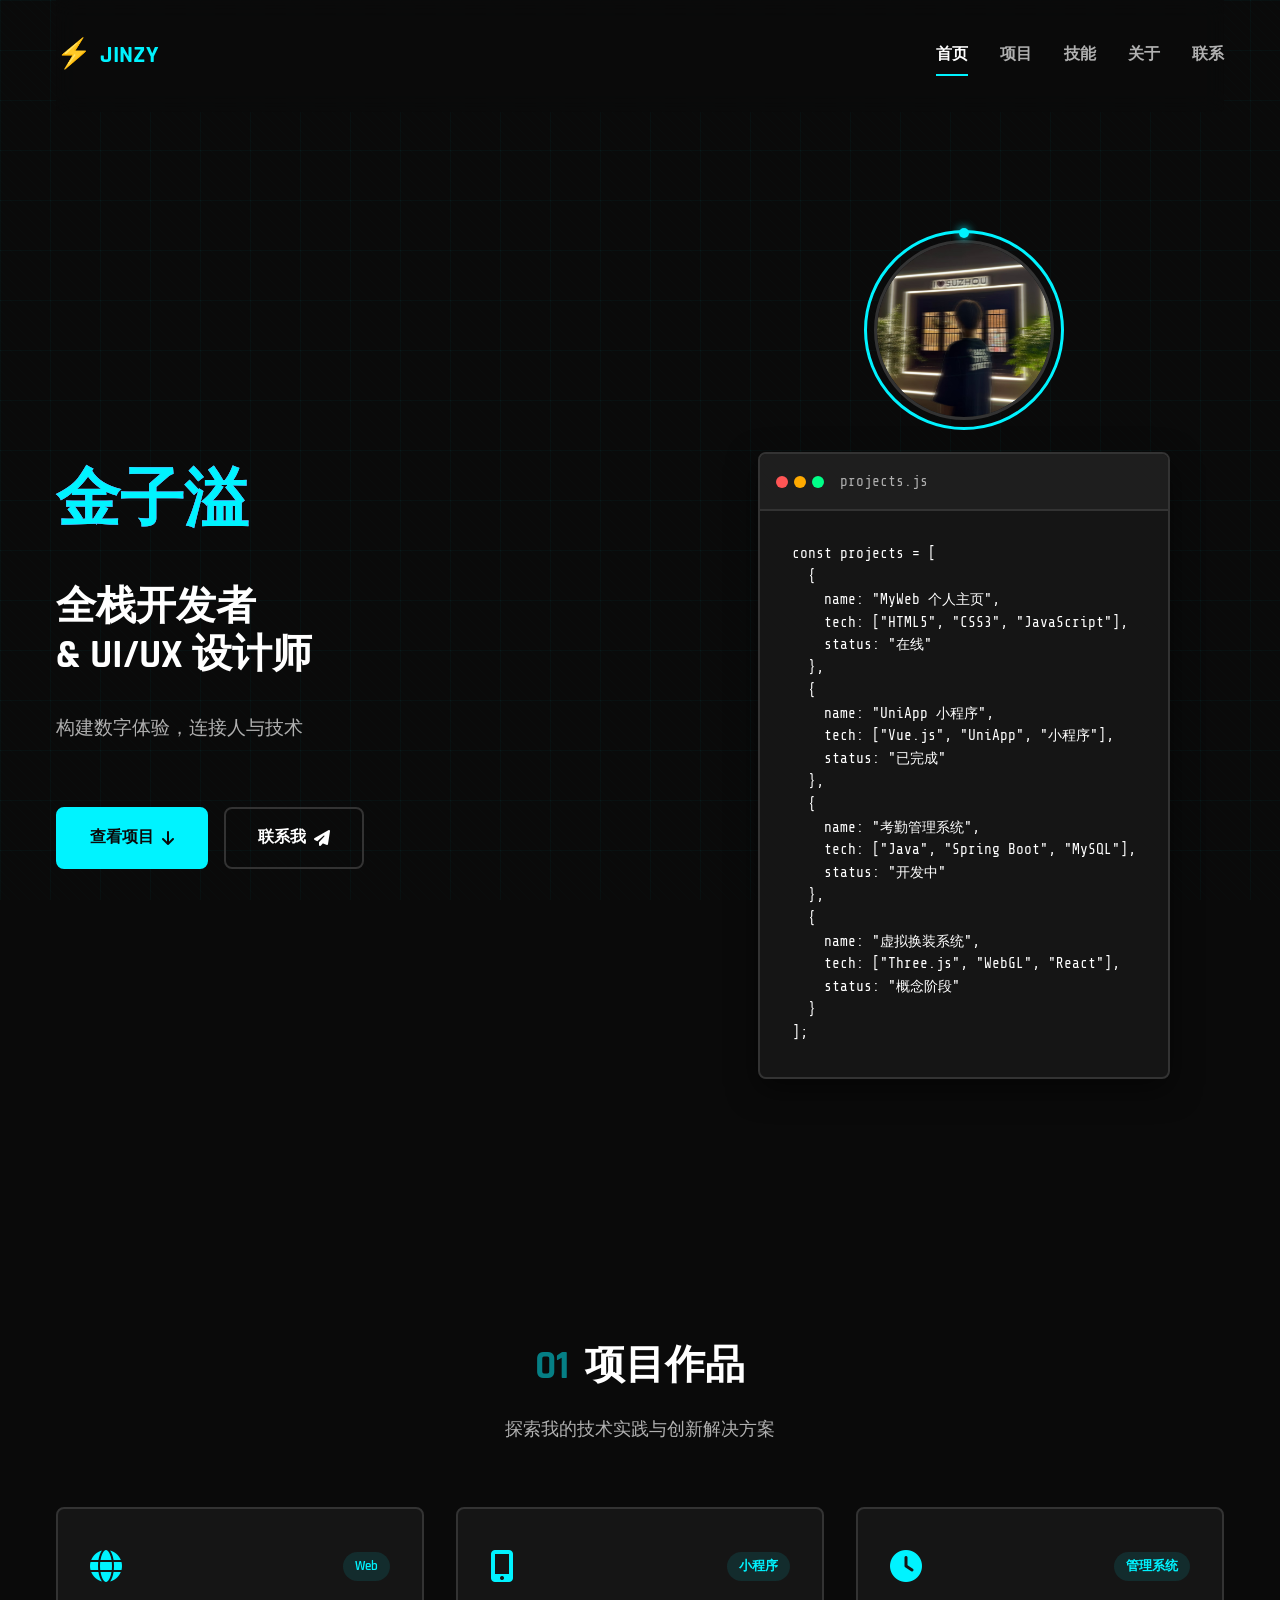
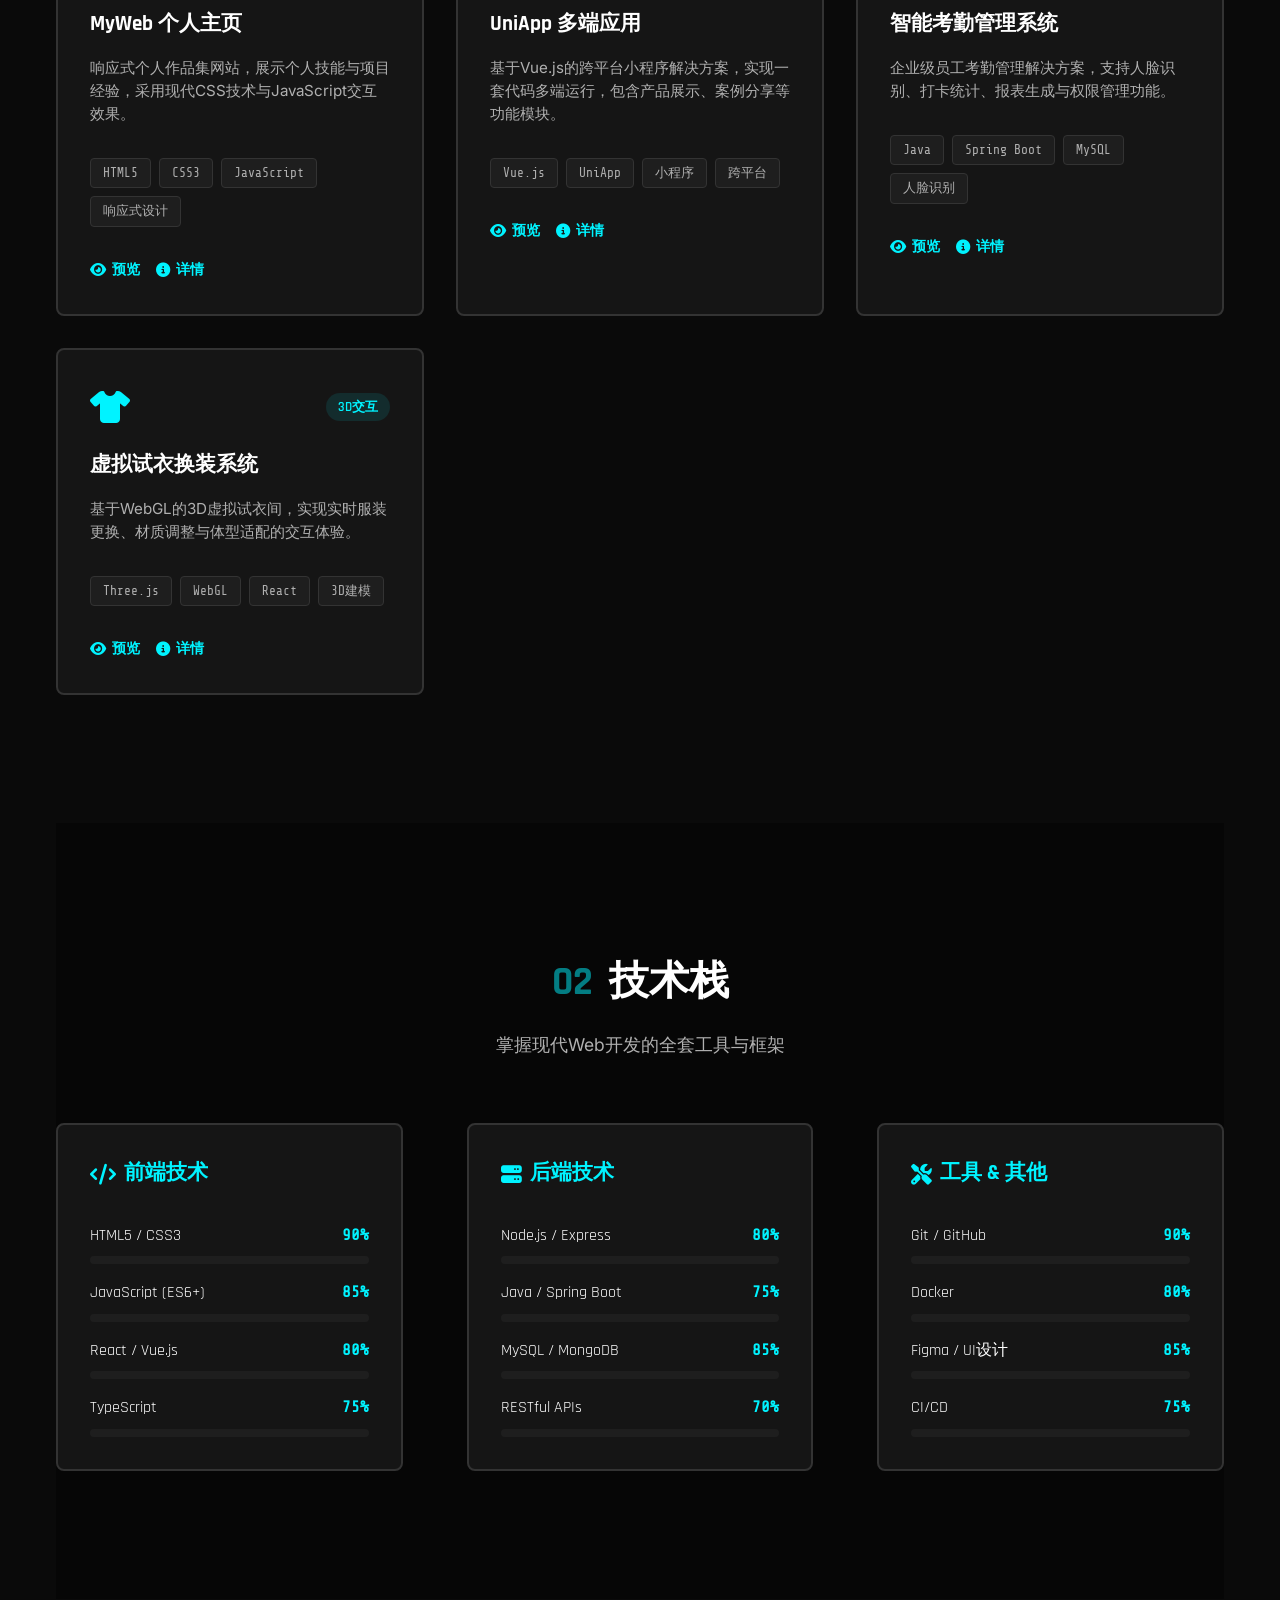
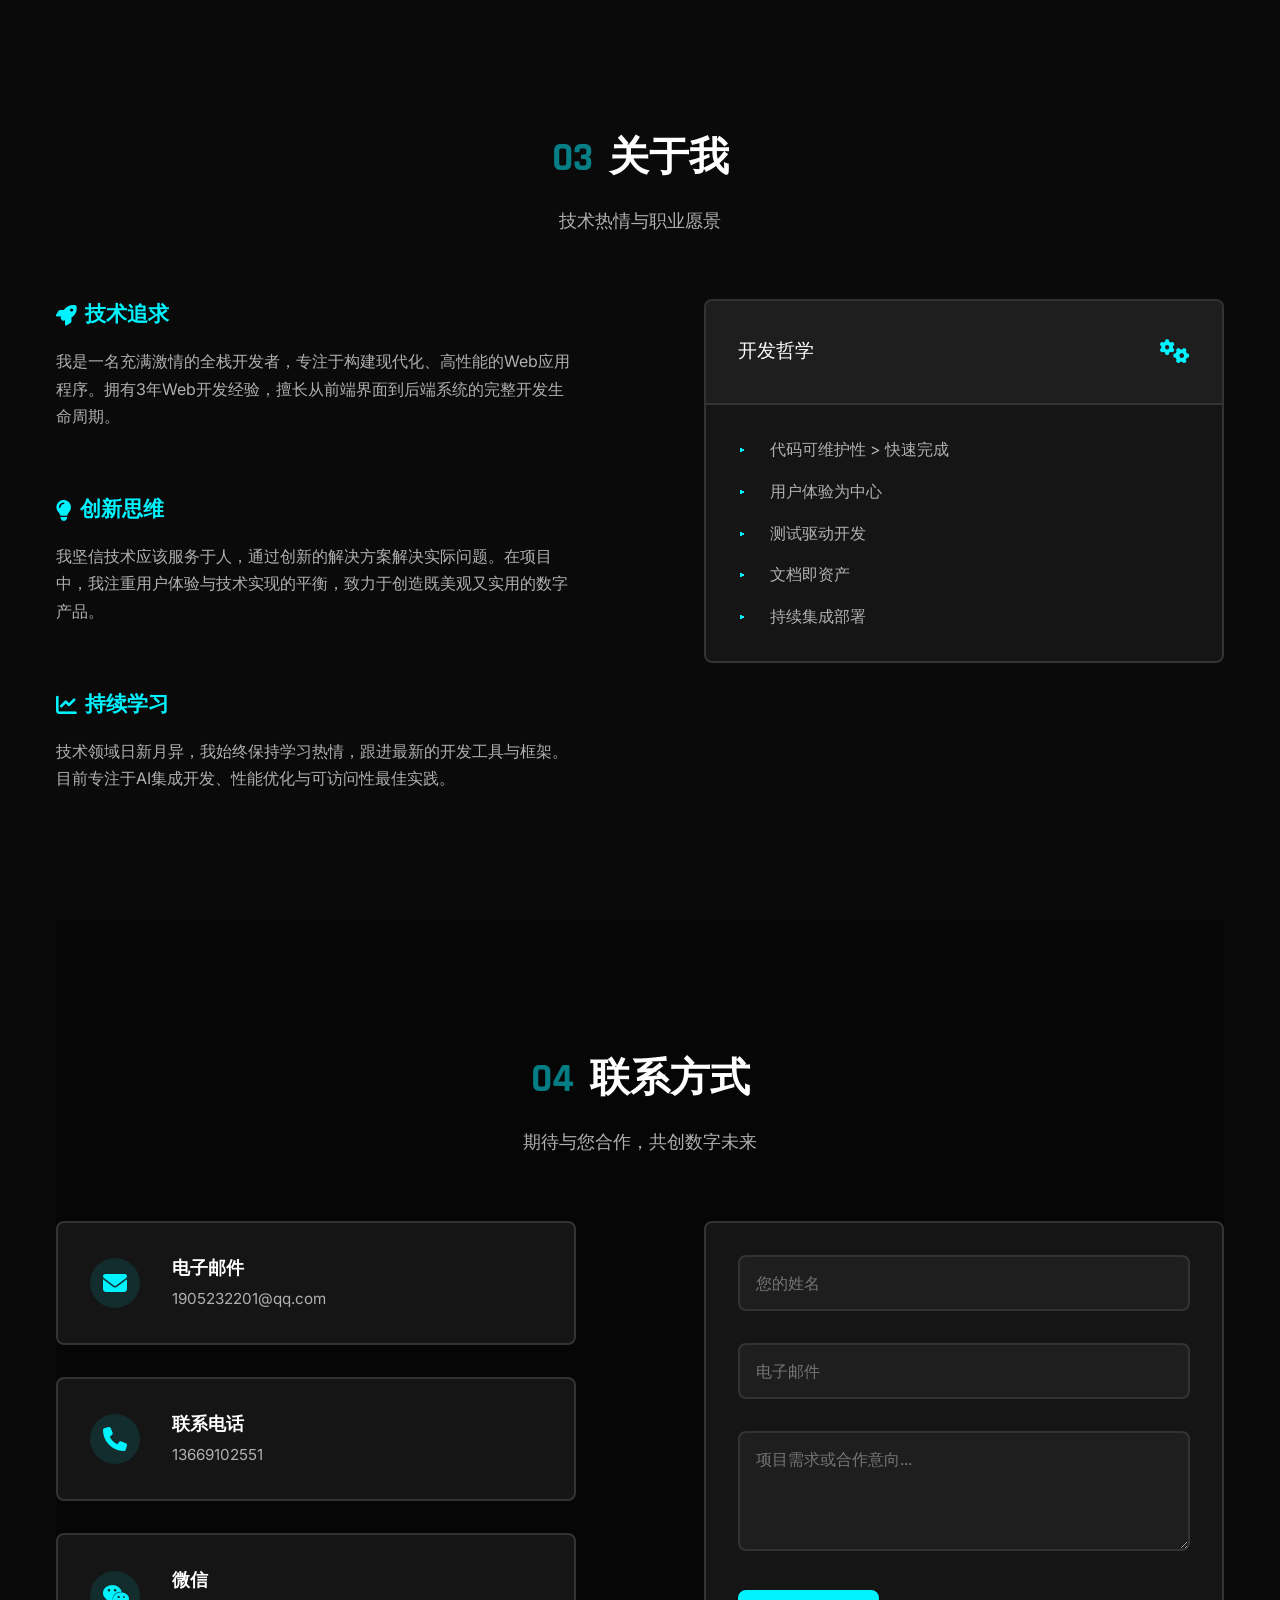
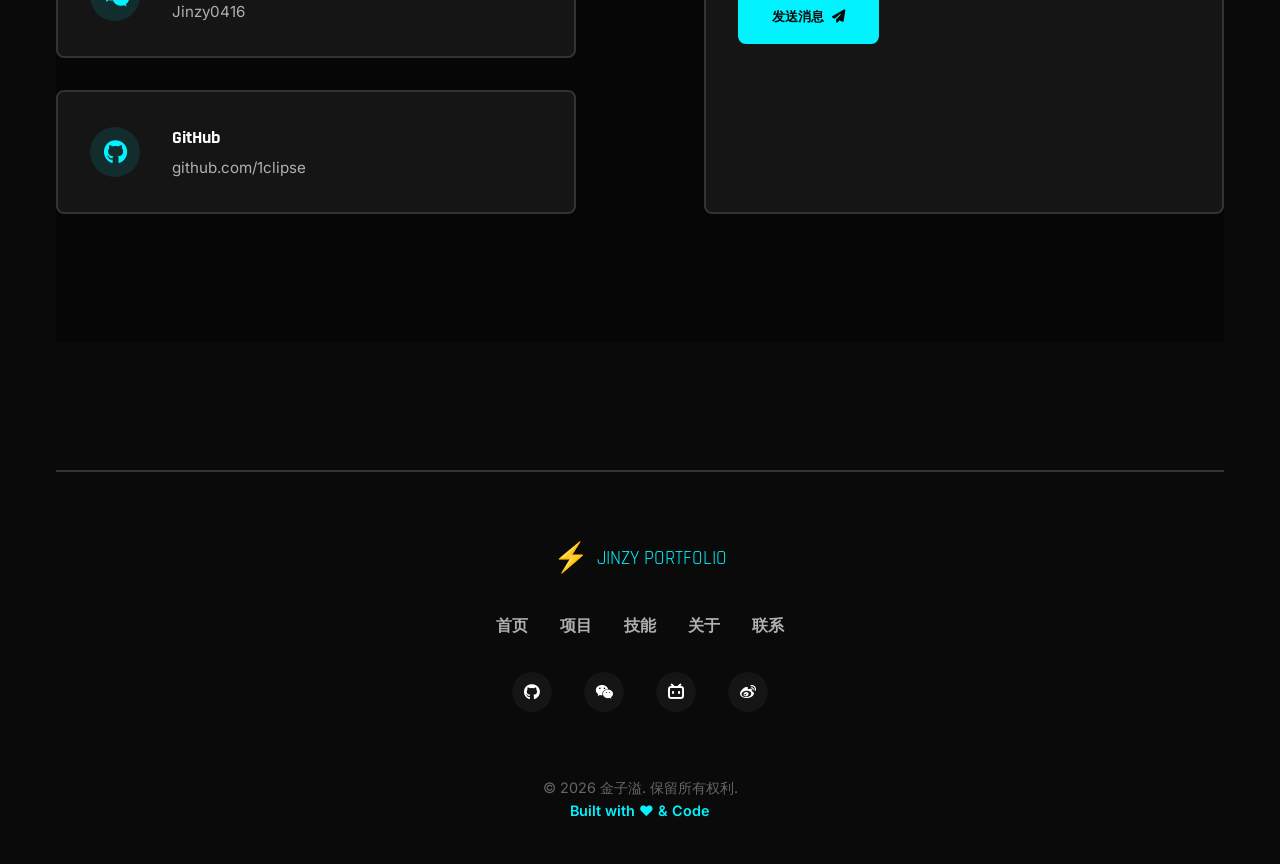
<file: portfolio-website/index.html>
<!DOCTYPE html>
<html lang="zh-CN">
<head>
    <meta charset="UTF-8">
    <meta name="viewport" content="width=device-width, initial-scale=1.0">
    <title>金子溢 | 作品集</title>
    <link rel="stylesheet" href="style.css">
    <link rel="preconnect" href="https://fonts.googleapis.com">
    <link rel="preconnect" href="https://fonts.gstatic.com" crossorigin>
    <link href="https://fonts.googleapis.com/css2?family=Rajdhani:wght@400;500;600;700&family=Share+Tech+Mono&family=Inter:wght@300;400;500&display=swap" rel="stylesheet">
    <link rel="stylesheet" href="https://cdnjs.cloudflare.com/ajax/libs/font-awesome/6.4.0/css/all.min.css">
    <link rel="icon" type="image/x-icon" href="data:image/svg+xml,<svg xmlns=%22http://www.w3.org/2000/svg%22 viewBox=%220 0 100 100%22><text y=%22.9em%22 font-size=%2290%22>⚡</text></svg>">
</head>
<body>
    <!-- 背景元素 -->
    <div class="background-grid"></div>
    <div class="background-glitch"></div>

    <!-- 主容器 -->
    <div class="container">
        <!-- 导航栏 -->
        <nav class="navbar">
            <div class="nav-logo">
                <span class="logo-icon">⚡</span>
                <span class="logo-text">JINZY</span>
            </div>
            <div class="nav-links">
                <a href="#home" class="nav-link active" data-scroll="home">首页</a>
                <a href="#projects" class="nav-link" data-scroll="projects">项目</a>
                <a href="#skills" class="nav-link" data-scroll="skills">技能</a>
                <a href="#about" class="nav-link" data-scroll="about">关于</a>
                <a href="#contact" class="nav-link" data-scroll="contact">联系</a>
            </div>
            <div class="nav-toggle">
                <div class="toggle-line"></div>
                <div class="toggle-line"></div>
                <div class="toggle-line"></div>
            </div>
        </nav>

        <!-- 主内容区 -->
        <main class="main-content">
            <!-- 英雄区域 -->
            <section id="home" class="hero-section">
                <div class="hero-content">
                    <div class="hero-glitch" data-text="金子溢">金子溢</div>
                    <h1 class="hero-title">
                        <span class="title-line">全栈开发者</span>
                        <span class="title-line">& UI/UX 设计师</span>
                    </h1>
                    <p class="hero-subtitle">构建数字体验，连接人与技术</p>
                    <div class="hero-buttons">
                        <a href="#projects" class="btn btn-primary" data-scroll="projects">
                            <span>查看项目</span>
                            <i class="fas fa-arrow-down"></i>
                        </a>
                        <a href="#contact" class="btn btn-secondary" data-scroll="contact">
                            <span>联系我</span>
                            <i class="fas fa-paper-plane"></i>
                        </a>
                    </div>
                </div>
                <div class="hero-visual">
                    <div class="visual-container">
                        <div class="hero-avatar">
                            <div class="avatar-ring"></div>
                            <div class="avatar-placeholder">
                                <img src="avatar.jpg" alt="金子溢的头像" class="avatar-image">
                            </div>
                        </div>
                        <div class="code-window">
                            <div class="window-header">
                                <div class="window-dots">
                                    <span class="dot red"></span>
                                    <span class="dot yellow"></span>
                                    <span class="dot green"></span>
                                </div>
                                <div class="window-title">projects.js</div>
                            </div>
                            <div class="window-content">
                                <pre><code class="code-snippet">const projects = [
  {
    name: "MyWeb 个人主页",
    tech: ["HTML5", "CSS3", "JavaScript"],
    status: "在线"
  },
  {
    name: "UniApp 小程序",
    tech: ["Vue.js", "UniApp", "小程序"],
    status: "已完成"
  },
  {
    name: "考勤管理系统",
    tech: ["Java", "Spring Boot", "MySQL"],
    status: "开发中"
  },
  {
    name: "虚拟换装系统",
    tech: ["Three.js", "WebGL", "React"],
    status: "概念阶段"
  }
];</code></pre>
                            </div>
                        </div>
                    </div>
                </div>
            </section>

            <!-- 项目展示区 -->
            <section id="projects" class="projects-section">
                <div class="section-header">
                    <h2 class="section-title">
                        <span class="title-number">01</span>
                        <span class="title-text">项目作品</span>
                    </h2>
                    <p class="section-subtitle">探索我的技术实践与创新解决方案</p>
                </div>

                <div class="projects-grid">
                    <!-- 项目1: MyWeb -->
                    <div class="project-card" data-project="myweb">
                        <div class="project-header">
                            <div class="project-icon">
                                <i class="fas fa-globe"></i>
                            </div>
                            <div class="project-badge">Web</div>
                        </div>
                        <h3 class="project-title">MyWeb 个人主页</h3>
                        <p class="project-description">响应式个人作品集网站，展示个人技能与项目经验，采用现代CSS技术与JavaScript交互效果。</p>
                        <div class="project-tech">
                            <span class="tech-tag">HTML5</span>
                            <span class="tech-tag">CSS3</span>
                            <span class="tech-tag">JavaScript</span>
                            <span class="tech-tag">响应式设计</span>
                        </div>
                        <div class="project-footer">
                            <a href="#" class="project-link" data-view="preview">
                                <i class="fas fa-eye"></i>
                                <span>预览</span>
                            </a>
                            <a href="#" class="project-link" data-view="details">
                                <i class="fas fa-info-circle"></i>
                                <span>详情</span>
                            </a>
                        </div>
                    </div>

                    <!-- 项目2: UniApp -->
                    <div class="project-card" data-project="uniapp">
                        <div class="project-header">
                            <div class="project-icon">
                                <i class="fas fa-mobile-alt"></i>
                            </div>
                            <div class="project-badge">小程序</div>
                        </div>
                        <h3 class="project-title">UniApp 多端应用</h3>
                        <p class="project-description">基于Vue.js的跨平台小程序解决方案，实现一套代码多端运行，包含产品展示、案例分享等功能模块。</p>
                        <div class="project-tech">
                            <span class="tech-tag">Vue.js</span>
                            <span class="tech-tag">UniApp</span>
                            <span class="tech-tag">小程序</span>
                            <span class="tech-tag">跨平台</span>
                        </div>
                        <div class="project-footer">
                            <a href="#" class="project-link" data-view="preview">
                                <i class="fas fa-eye"></i>
                                <span>预览</span>
                            </a>
                            <a href="#" class="project-link" data-view="details">
                                <i class="fas fa-info-circle"></i>
                                <span>详情</span>
                            </a>
                        </div>
                    </div>

                    <!-- 项目3: 考勤系统 -->
                    <div class="project-card" data-project="attendance">
                        <div class="project-header">
                            <div class="project-icon">
                                <i class="fas fa-clock"></i>
                            </div>
                            <div class="project-badge">管理系统</div>
                        </div>
                        <h3 class="project-title">智能考勤管理系统</h3>
                        <p class="project-description">企业级员工考勤管理解决方案，支持人脸识别、打卡统计、报表生成与权限管理功能。</p>
                        <div class="project-tech">
                            <span class="tech-tag">Java</span>
                            <span class="tech-tag">Spring Boot</span>
                            <span class="tech-tag">MySQL</span>
                            <span class="tech-tag">人脸识别</span>
                        </div>
                        <div class="project-footer">
                            <a href="#" class="project-link" data-view="preview">
                                <i class="fas fa-eye"></i>
                                <span>预览</span>
                            </a>
                            <a href="#" class="project-link" data-view="details">
                                <i class="fas fa-info-circle"></i>
                                <span>详情</span>
                            </a>
                        </div>
                    </div>

                    <!-- 项目4: 换装系统 -->
                    <div class="project-card" data-project="dressing">
                        <div class="project-header">
                            <div class="project-icon">
                                <i class="fas fa-tshirt"></i>
                            </div>
                            <div class="project-badge">3D交互</div>
                        </div>
                        <h3 class="project-title">虚拟试衣换装系统</h3>
                        <p class="project-description">基于WebGL的3D虚拟试衣间，实现实时服装更换、材质调整与体型适配的交互体验。</p>
                        <div class="project-tech">
                            <span class="tech-tag">Three.js</span>
                            <span class="tech-tag">WebGL</span>
                            <span class="tech-tag">React</span>
                            <span class="tech-tag">3D建模</span>
                        </div>
                        <div class="project-footer">
                            <a href="#" class="project-link" data-view="preview">
                                <i class="fas fa-eye"></i>
                                <span>预览</span>
                            </a>
                            <a href="#" class="project-link" data-view="details">
                                <i class="fas fa-info-circle"></i>
                                <span>详情</span>
                            </a>
                        </div>
                    </div>
                </div>
            </section>

            <!-- 技能区域 -->
            <section id="skills" class="skills-section">
                <div class="section-header">
                    <h2 class="section-title">
                        <span class="title-number">02</span>
                        <span class="title-text">技术栈</span>
                    </h2>
                    <p class="section-subtitle">掌握现代Web开发的全套工具与框架</p>
                </div>

                <div class="skills-container">
                    <div class="skill-category">
                        <h3 class="category-title">
                            <i class="fas fa-code"></i>
                            前端技术
                        </h3>
                        <div class="skill-items">
                            <div class="skill-item" data-level="90">
                                <div class="skill-info">
                                    <span class="skill-name">HTML5 / CSS3</span>
                                    <span class="skill-percent">90%</span>
                                </div>
                                <div class="skill-bar">
                                    <div class="skill-progress"></div>
                                </div>
                            </div>
                            <div class="skill-item" data-level="85">
                                <div class="skill-info">
                                    <span class="skill-name">JavaScript (ES6+)</span>
                                    <span class="skill-percent">85%</span>
                                </div>
                                <div class="skill-bar">
                                    <div class="skill-progress"></div>
                                </div>
                            </div>
                            <div class="skill-item" data-level="80">
                                <div class="skill-info">
                                    <span class="skill-name">React / Vue.js</span>
                                    <span class="skill-percent">80%</span>
                                </div>
                                <div class="skill-bar">
                                    <div class="skill-progress"></div>
                                </div>
                            </div>
                            <div class="skill-item" data-level="75">
                                <div class="skill-info">
                                    <span class="skill-name">TypeScript</span>
                                    <span class="skill-percent">75%</span>
                                </div>
                                <div class="skill-bar">
                                    <div class="skill-progress"></div>
                                </div>
                            </div>
                        </div>
                    </div>

                    <div class="skill-category">
                        <h3 class="category-title">
                            <i class="fas fa-server"></i>
                            后端技术
                        </h3>
                        <div class="skill-items">
                            <div class="skill-item" data-level="80">
                                <div class="skill-info">
                                    <span class="skill-name">Node.js / Express</span>
                                    <span class="skill-percent">80%</span>
                                </div>
                                <div class="skill-bar">
                                    <div class="skill-progress"></div>
                                </div>
                            </div>
                            <div class="skill-item" data-level="75">
                                <div class="skill-info">
                                    <span class="skill-name">Java / Spring Boot</span>
                                    <span class="skill-percent">75%</span>
                                </div>
                                <div class="skill-bar">
                                    <div class="skill-progress"></div>
                                </div>
                            </div>
                            <div class="skill-item" data-level="85">
                                <div class="skill-info">
                                    <span class="skill-name">MySQL / MongoDB</span>
                                    <span class="skill-percent">85%</span>
                                </div>
                                <div class="skill-bar">
                                    <div class="skill-progress"></div>
                                </div>
                            </div>
                            <div class="skill-item" data-level="70">
                                <div class="skill-info">
                                    <span class="skill-name">RESTful APIs</span>
                                    <span class="skill-percent">70%</span>
                                </div>
                                <div class="skill-bar">
                                    <div class="skill-progress"></div>
                                </div>
                            </div>
                        </div>
                    </div>

                    <div class="skill-category">
                        <h3 class="category-title">
                            <i class="fas fa-tools"></i>
                            工具 & 其他
                        </h3>
                        <div class="skill-items">
                            <div class="skill-item" data-level="90">
                                <div class="skill-info">
                                    <span class="skill-name">Git / GitHub</span>
                                    <span class="skill-percent">90%</span>
                                </div>
                                <div class="skill-bar">
                                    <div class="skill-progress"></div>
                                </div>
                            </div>
                            <div class="skill-item" data-level="80">
                                <div class="skill-info">
                                    <span class="skill-name">Docker</span>
                                    <span class="skill-percent">80%</span>
                                </div>
                                <div class="skill-bar">
                                    <div class="skill-progress"></div>
                                </div>
                            </div>
                            <div class="skill-item" data-level="85">
                                <div class="skill-info">
                                    <span class="skill-name">Figma / UI设计</span>
                                    <span class="skill-percent">85%</span>
                                </div>
                                <div class="skill-bar">
                                    <div class="skill-progress"></div>
                                </div>
                            </div>
                            <div class="skill-item" data-level="75">
                                <div class="skill-info">
                                    <span class="skill-name">CI/CD</span>
                                    <span class="skill-percent">75%</span>
                                </div>
                                <div class="skill-bar">
                                    <div class="skill-progress"></div>
                                </div>
                            </div>
                        </div>
                    </div>
                </div>
            </section>

            <!-- 关于区域 -->
            <section id="about" class="about-section">
                <div class="section-header">
                    <h2 class="section-title">
                        <span class="title-number">03</span>
                        <span class="title-text">关于我</span>
                    </h2>
                    <p class="section-subtitle">技术热情与职业愿景</p>
                </div>

                <div class="about-content">
                    <div class="about-text">
                        <div class="about-paragraph">
                            <h3><i class="fas fa-rocket"></i> 技术追求</h3>
                            <p>我是一名充满激情的全栈开发者，专注于构建现代化、高性能的Web应用程序。拥有3年Web开发经验，擅长从前端界面到后端系统的完整开发生命周期。</p>
                        </div>
                        <div class="about-paragraph">
                            <h3><i class="fas fa-lightbulb"></i> 创新思维</h3>
                            <p>我坚信技术应该服务于人，通过创新的解决方案解决实际问题。在项目中，我注重用户体验与技术实现的平衡，致力于创造既美观又实用的数字产品。</p>
                        </div>
                        <div class="about-paragraph">
                            <h3><i class="fas fa-chart-line"></i> 持续学习</h3>
                            <p>技术领域日新月异，我始终保持学习热情，跟进最新的开发工具与框架。目前专注于AI集成开发、性能优化与可访问性最佳实践。</p>
                        </div>
                    </div>
                    <div class="about-visual">
                        <div class="visual-card">
                            <div class="card-header">
                                <div class="card-title">开发哲学</div>
                                <div class="card-icon"><i class="fas fa-cogs"></i></div>
                            </div>
                            <div class="card-content">
                                <ul class="philosophy-list">
                                    <li><span>代码可维护性 > 快速完成</span></li>
                                    <li><span>用户体验为中心</span></li>
                                    <li><span>测试驱动开发</span></li>
                                    <li><span>文档即资产</span></li>
                                    <li><span>持续集成部署</span></li>
                                </ul>
                            </div>
                        </div>
                    </div>
                </div>
            </section>

            <!-- 联系区域 -->
            <section id="contact" class="contact-section">
                <div class="section-header">
                    <h2 class="section-title">
                        <span class="title-number">04</span>
                        <span class="title-text">联系方式</span>
                    </h2>
                    <p class="section-subtitle">期待与您合作，共创数字未来</p>
                </div>

                <div class="contact-content">
                    <div class="contact-info">
                        <div class="contact-item">
                            <div class="contact-icon">
                                <i class="fas fa-envelope"></i>
                            </div>
                            <div class="contact-details">
                                <h4>电子邮件</h4>
                                <p>1905232201@qq.com</p>
                            </div>
                        </div>
                        <div class="contact-item">
                            <div class="contact-icon">
                                <i class="fas fa-phone"></i>
                            </div>
                            <div class="contact-details">
                                <h4>联系电话</h4>
                                <p>13669102551</p>
                            </div>
                        </div>
                        <div class="contact-item">
                            <div class="contact-icon">
                                <i class="fab fa-weixin"></i>
                            </div>
                            <div class="contact-details">
                                <h4>微信</h4>
                                <p>Jinzy0416</p>
                            </div>
                        </div>
                        <div class="contact-item">
                            <div class="contact-icon">
                                <i class="fab fa-github"></i>
                            </div>
                            <div class="contact-details">
                                <h4>GitHub</h4>
                                <p>github.com/1clipse</p>
                            </div>
                        </div>
                    </div>

                    <div class="contact-form">
                        <form id="contactForm">
                            <div class="form-group">
                                <input type="text" id="name" placeholder="您的姓名" required>
                            </div>
                            <div class="form-group">
                                <input type="email" id="email" placeholder="电子邮件" required>
                            </div>
                            <div class="form-group">
                                <textarea id="message" placeholder="项目需求或合作意向..." rows="4" required></textarea>
                            </div>
                            <button type="submit" class="btn btn-primary">
                                <span>发送消息</span>
                                <i class="fas fa-paper-plane"></i>
                            </button>
                        </form>
                    </div>
                </div>
            </section>
        </main>

        <!-- 页脚 -->
        <footer class="footer">
            <div class="footer-content">
                <div class="footer-logo">
                    <span class="logo-icon">⚡</span>
                    <span class="logo-text">JINZY PORTFOLIO</span>
                </div>
                <div class="footer-links">
                    <a href="#home" class="footer-link">首页</a>
                    <a href="#projects" class="footer-link">项目</a>
                    <a href="#skills" class="footer-link">技能</a>
                    <a href="#about" class="footer-link">关于</a>
                    <a href="#contact" class="footer-link">联系</a>
                </div>
                <div class="footer-social">
                    <a href="https://github.com/1clipse" class="social-icon" target="_blank">
                        <i class="fab fa-github"></i>
                    </a>
                    <a href="#" class="social-icon">
                        <i class="fab fa-weixin"></i>
                    </a>
                    <a href="#" class="social-icon">
                        <i class="fab fa-bilibili"></i>
                    </a>
                    <a href="#" class="social-icon">
                        <i class="fab fa-weibo"></i>
                    </a>
                </div>
                <div class="footer-copyright">
                    <p>© 2026 金子溢. 保留所有权利.</p>
                    <p class="footer-note">Built with ❤️ & Code</p>
                </div>
            </div>
        </footer>
    </div>

    <!-- 回到顶部按钮 -->
    <button class="scroll-top" id="scrollTop" aria-label="回到顶部">
        <i class="fas fa-arrow-up"></i>
    </button>

    <!-- 脚本 -->
    <script src="script.js"></script>
</body>
</html>
</file>
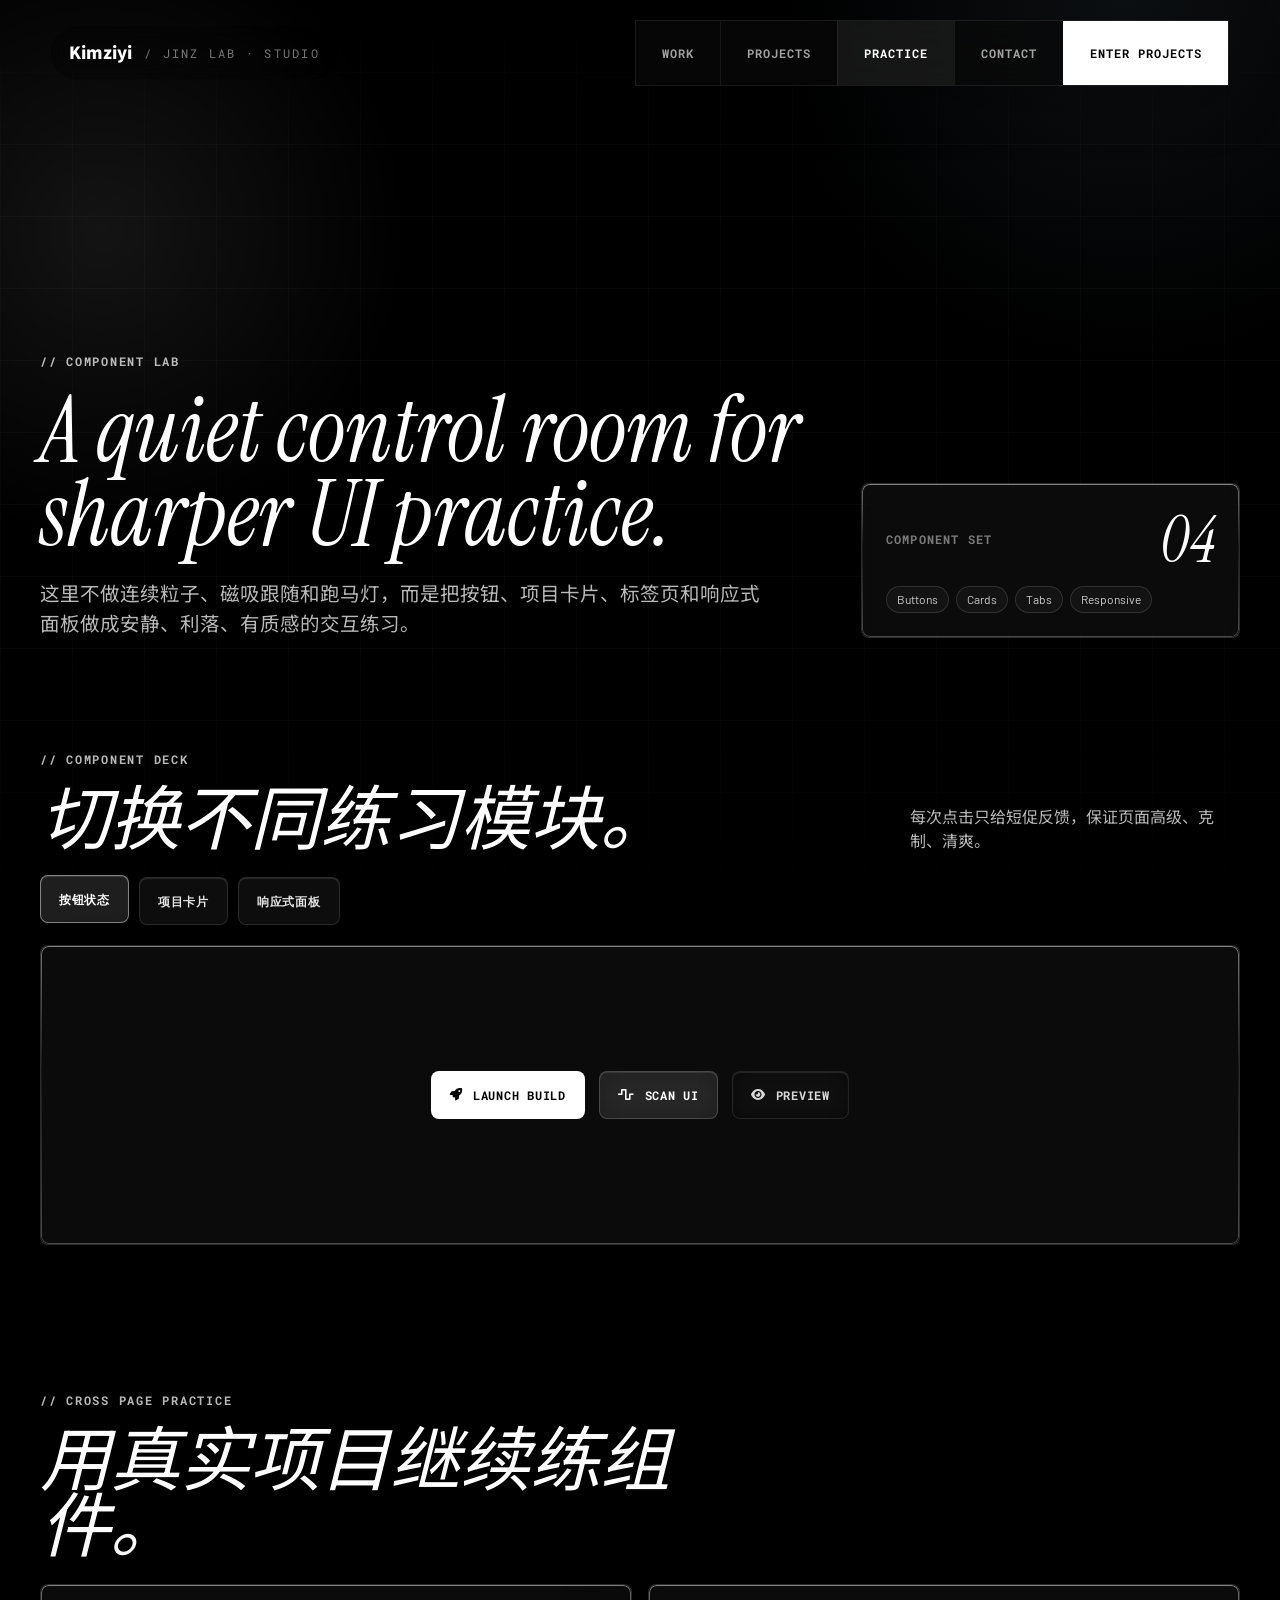
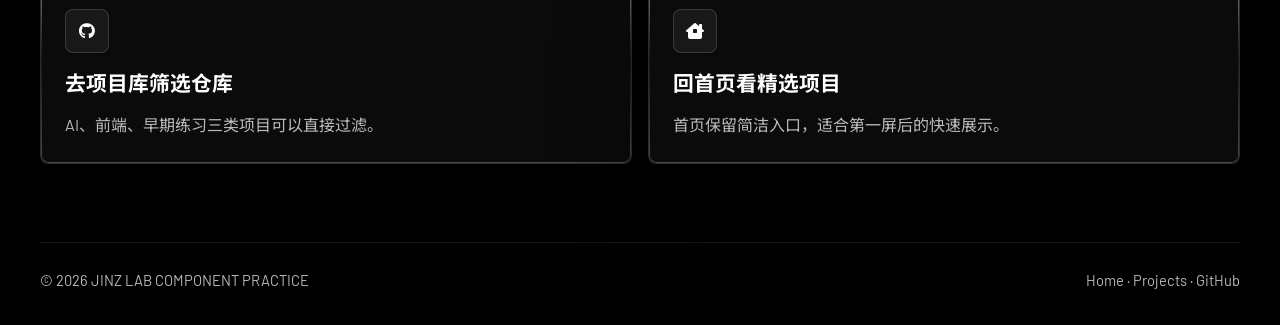
<file: myweb/practice.html>
<!DOCTYPE html>
<html lang="zh-CN">
<head>
    <meta charset="UTF-8">
    <meta name="viewport" content="width=device-width, initial-scale=1.0">
    <meta name="description" content="金子溢的前端组件练习场，包含按钮、项目卡片、标签页、响应式面板和 GitHub 仓库组件练习。">
    <title>Practice | JINZ LAB STUDIO</title>
    <link rel="preconnect" href="https://fonts.googleapis.com">
    <link rel="preconnect" href="https://fonts.gstatic.com" crossorigin>
    <link href="https://fonts.googleapis.com/css2?family=Barlow:wght@300;400;500;600;700&family=Instrument+Serif:ital@0;1&family=Noto+Sans+SC:wght@400;500;700;900&family=Roboto+Mono:wght@400;500;700&display=swap" rel="stylesheet">
    <link rel="stylesheet" href="https://cdnjs.cloudflare.com/ajax/libs/font-awesome/6.5.2/css/all.min.css">
    <link rel="stylesheet" href="style.css?v=20260630-mainframe">
</head>
<body data-page="practice">
    <header class="studio-header" data-elevated="false">
        <a class="studio-brand" href="index.html#top" aria-label="返回首页">
            <strong>Kimziyi</strong>
            <span>/ JINZ LAB · STUDIO</span>
        </a>
        <button class="nav-toggle" type="button" aria-expanded="false" aria-controls="site-nav" aria-label="展开导航">
            <span></span>
            <span></span>
        </button>
        <nav class="studio-nav" id="site-nav" aria-label="主导航">
            <a class="nav-link" data-nav-page="home" href="index.html#top">WORK</a>
            <a class="nav-link" data-nav-page="projects" href="projects.html">PROJECTS</a>
            <a class="nav-link active" data-nav-page="practice" href="practice.html">PRACTICE</a>
            <a class="nav-link" href="index.html#contact">CONTACT</a>
            <a class="nav-cta" href="projects.html">ENTER PROJECTS</a>
        </nav>
    </header>

    <main id="top">
        <section class="practice-hero page-frame" aria-labelledby="practice-hero-title">
            <div class="archive-copy reveal">
                <p class="studio-kicker">// Component Lab</p>
                <h1 id="practice-hero-title">A quiet control room for sharper UI practice.</h1>
                <p class="page-lede">这里不做连续粒子、磁吸跟随和跑马灯，而是把按钮、项目卡片、标签页和响应式面板做成安静、利落、有质感的交互练习。</p>
            </div>
            <aside class="lab-console liquid-card reveal" aria-label="组件练习概览">
                <div class="console-row">
                    <span>Component Set</span>
                    <strong>04</strong>
                </div>
                <div class="console-list">
                    <span>Buttons</span>
                    <span>Cards</span>
                    <span>Tabs</span>
                    <span>Responsive</span>
                </div>
            </aside>
        </section>

        <section class="lab-section page-frame" aria-labelledby="tabs-title">
            <div class="console-heading reveal">
                <div>
                    <p class="studio-kicker">// Component Deck</p>
                    <h2 id="tabs-title">切换不同练习模块。</h2>
                </div>
                <p>每次点击只给短促反馈，保证页面高级、克制、清爽。</p>
            </div>

            <div class="lab-tabs reveal" role="tablist" aria-label="组件练习模块">
                <button class="lab-tab active" type="button" role="tab" aria-selected="true" aria-controls="panel-buttons" id="tab-buttons" data-tab="buttons">按钮状态</button>
                <button class="lab-tab" type="button" role="tab" aria-selected="false" aria-controls="panel-cards" id="tab-cards" data-tab="cards">项目卡片</button>
                <button class="lab-tab" type="button" role="tab" aria-selected="false" aria-controls="panel-layout" id="tab-layout" data-tab="layout">响应式面板</button>
            </div>

            <div class="lab-panels">
                <article class="lab-panel active liquid-card reveal" role="tabpanel" id="panel-buttons" aria-labelledby="tab-buttons" data-panel="buttons">
                    <div class="button-stage">
                        <button class="mega-button" type="button" data-toast="主要按钮状态已触发">
                            <i class="fa-solid fa-rocket"></i>
                            Launch Build
                        </button>
                        <button class="mega-button alt" type="button" data-toast="次级按钮状态已触发">
                            <i class="fa-solid fa-wave-square"></i>
                            Scan UI
                        </button>
                        <button class="mega-button quiet" type="button" data-toast="安静按钮状态已触发">
                            <i class="fa-solid fa-eye"></i>
                            Preview
                        </button>
                    </div>
                </article>

                <article class="lab-panel liquid-card reveal" role="tabpanel" id="panel-cards" aria-labelledby="tab-cards" data-panel="cards" hidden>
                    <div class="mini-project-grid">
                        <a class="mini-project" href="https://github.com/1clipse/llm-monitor-v8" target="_blank" rel="noopener noreferrer">
                            <span>LLM</span>
                            <strong>llm-monitor-v8</strong>
                            <small>风险评分 · 实时指标 · WebSocket</small>
                        </a>
                        <a class="mini-project" href="https://github.com/1clipse/knowledge-graph-robot" target="_blank" rel="noopener noreferrer">
                            <span>KG</span>
                            <strong>knowledge-graph-robot</strong>
                            <small>知识图谱 · Python · Robot</small>
                        </a>
                        <a class="mini-project" href="https://github.com/1clipse/myUniapp" target="_blank" rel="noopener noreferrer">
                            <span>UNI</span>
                            <strong>myUniapp</strong>
                            <small>企业小程序 · 微信生态</small>
                        </a>
                        <a class="mini-project" href="https://github.com/1clipse/myWebsite" target="_blank" rel="noopener noreferrer">
                            <span>WEB</span>
                            <strong>myWebsite</strong>
                            <small>个人站点 · 响应式布局</small>
                        </a>
                        <a class="mini-project" href="https://github.com/1clipse/AI-Project" target="_blank" rel="noopener noreferrer">
                            <span>AI</span>
                            <strong>AI-Project</strong>
                            <small>AI 辅助 · 系统实践</small>
                        </a>
                        <a class="mini-project" href="https://github.com/1clipse/jzy2010701408" target="_blank" rel="noopener noreferrer">
                            <span>LAB</span>
                            <strong>jzy2010701408</strong>
                            <small>早期测试 · 学习轨迹</small>
                        </a>
                        <a class="mini-project" href="https://github.com/1clipse/Jinz" target="_blank" rel="noopener noreferrer">
                            <span>ARC</span>
                            <strong>Jinz</strong>
                            <small>个人档案 · 时间线起点</small>
                        </a>
                    </div>
                </article>

                <article class="lab-panel liquid-card reveal" role="tabpanel" id="panel-layout" aria-labelledby="tab-layout" data-panel="layout" hidden>
                    <div class="responsive-preview" aria-label="响应式面板示意">
                        <div class="preview-sidebar">
                            <span></span>
                            <span></span>
                            <span></span>
                        </div>
                        <div class="preview-main">
                            <div class="preview-chart">
                                <i></i>
                                <i></i>
                                <i></i>
                                <i></i>
                            </div>
                            <div class="preview-grid">
                                <span></span>
                                <span></span>
                                <span></span>
                                <span></span>
                            </div>
                        </div>
                    </div>
                </article>
            </div>
        </section>

        <section class="route-section page-frame" aria-labelledby="practice-project-title">
            <div class="console-heading reveal">
                <div>
                    <p class="studio-kicker">// Cross Page Practice</p>
                    <h2 id="practice-project-title">用真实项目继续练组件。</h2>
                </div>
            </div>
            <div class="route-grid">
                <a class="route-card liquid-card reveal" href="projects.html">
                    <i class="fa-brands fa-github"></i>
                    <strong>去项目库筛选仓库</strong>
                    <span>AI、前端、早期练习三类项目可以直接过滤。</span>
                </a>
                <a class="route-card liquid-card reveal" href="index.html#projects">
                    <i class="fa-solid fa-house-chimney-window"></i>
                    <strong>回首页看精选项目</strong>
                    <span>首页保留简洁入口，适合第一屏后的快速展示。</span>
                </a>
            </div>
        </section>
    </main>

    <footer class="site-footer">
        <p>© 2026 JINZ LAB COMPONENT PRACTICE</p>
        <p><a href="index.html">Home</a> · <a href="projects.html">Projects</a> · <a href="https://github.com/1clipse" target="_blank" rel="noopener noreferrer">GitHub</a></p>
    </footer>

    <div class="toast" role="status" aria-live="polite"></div>
    <script src="script.js?v=20260630-mainframe"></script>
</body>
</html>
</file>
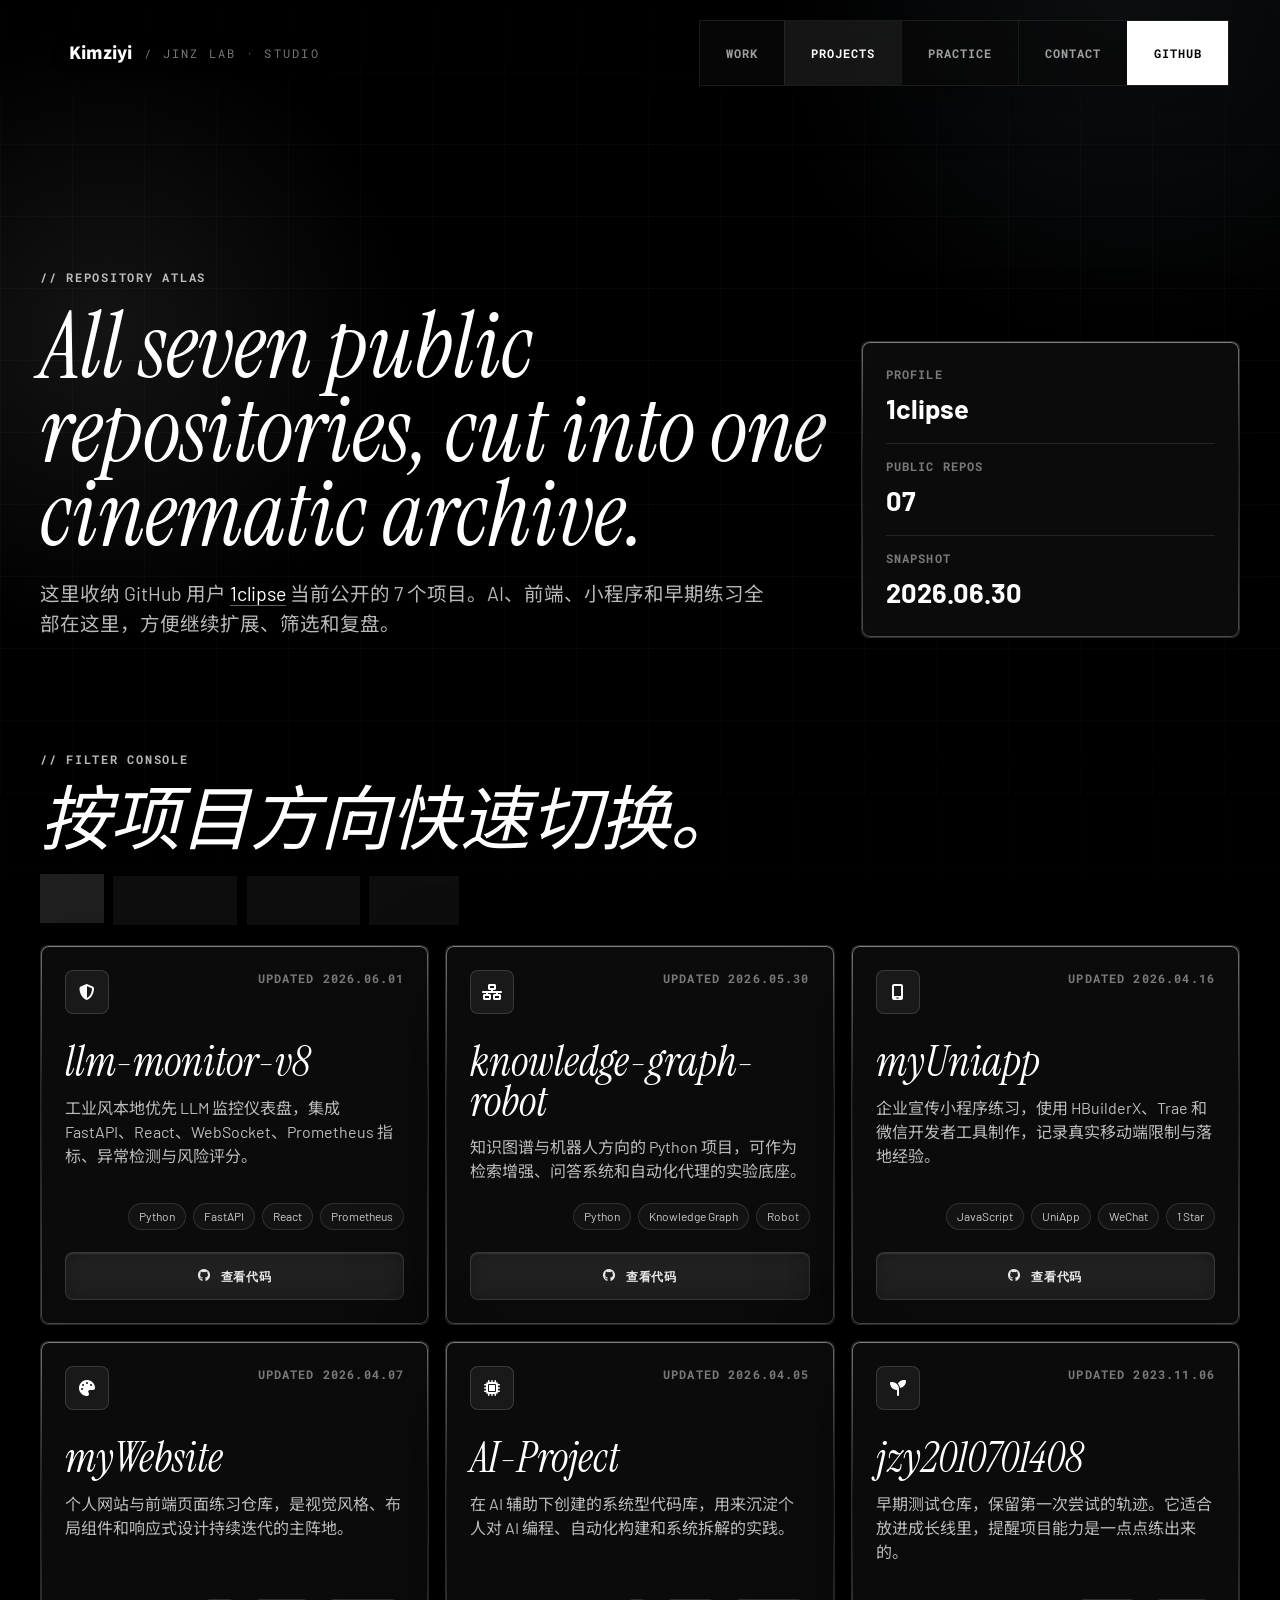
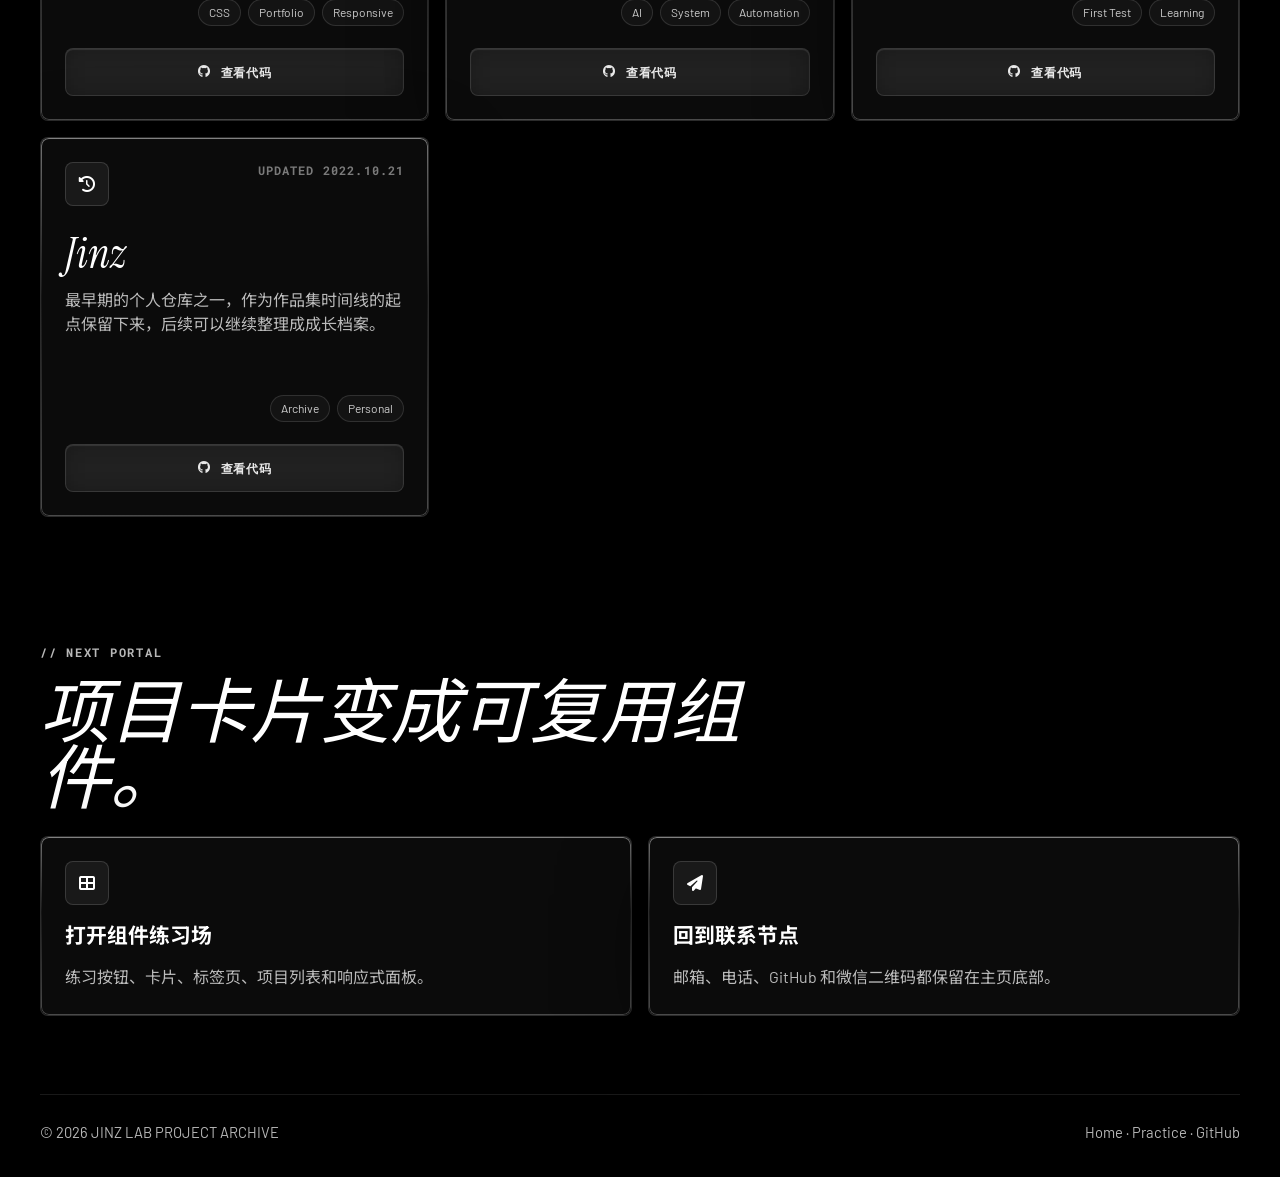
<file: myweb/projects.html>
<!DOCTYPE html>
<html lang="zh-CN">
<head>
    <meta charset="UTF-8">
    <meta name="viewport" content="width=device-width, initial-scale=1.0">
    <meta name="description" content="金子溢的 GitHub 项目档案馆，完整展示 1clipse 账号下的 7 个公开仓库。">
    <title>Projects | JINZ LAB STUDIO</title>
    <link rel="preconnect" href="https://fonts.googleapis.com">
    <link rel="preconnect" href="https://fonts.gstatic.com" crossorigin>
    <link href="https://fonts.googleapis.com/css2?family=Barlow:wght@300;400;500;600;700&family=Instrument+Serif:ital@0;1&family=Noto+Sans+SC:wght@400;500;700;900&family=Roboto+Mono:wght@400;500;700&display=swap" rel="stylesheet">
    <link rel="stylesheet" href="https://cdnjs.cloudflare.com/ajax/libs/font-awesome/6.5.2/css/all.min.css">
    <link rel="stylesheet" href="style.css?v=20260630-mainframe">
</head>
<body data-page="projects">
    <header class="studio-header" data-elevated="false">
        <a class="studio-brand" href="index.html#top" aria-label="返回首页">
            <strong>Kimziyi</strong>
            <span>/ JINZ LAB · STUDIO</span>
        </a>
        <button class="nav-toggle" type="button" aria-expanded="false" aria-controls="site-nav" aria-label="展开导航">
            <span></span>
            <span></span>
        </button>
        <nav class="studio-nav" id="site-nav" aria-label="主导航">
            <a class="nav-link" data-nav-page="home" href="index.html#top">WORK</a>
            <a class="nav-link active" data-nav-page="projects" href="projects.html">PROJECTS</a>
            <a class="nav-link" data-nav-page="practice" href="practice.html">PRACTICE</a>
            <a class="nav-link" href="index.html#contact">CONTACT</a>
            <a class="nav-cta" href="https://github.com/1clipse" target="_blank" rel="noopener noreferrer">GITHUB</a>
        </nav>
    </header>

    <main id="top">
        <section class="archive-hero page-frame" aria-labelledby="projects-hero-title">
            <div class="archive-copy reveal">
                <p class="studio-kicker">// Repository Atlas</p>
                <h1 id="projects-hero-title">All seven public repositories, cut into one cinematic archive.</h1>
                <p class="page-lede">这里收纳 GitHub 用户 <a class="inline-link" href="https://github.com/1clipse" target="_blank" rel="noopener noreferrer">1clipse</a> 当前公开的 7 个项目。AI、前端、小程序和早期练习全部在这里，方便继续扩展、筛选和复盘。</p>
            </div>
            <aside class="archive-panel liquid-card reveal" aria-label="GitHub 概览">
                <div>
                    <span>PROFILE</span>
                    <strong>1clipse</strong>
                </div>
                <div>
                    <span>PUBLIC REPOS</span>
                    <strong>07</strong>
                </div>
                <div>
                    <span>SNAPSHOT</span>
                    <strong>2026.06.30</strong>
                </div>
            </aside>
        </section>

        <section class="project-console page-frame" aria-labelledby="filter-title">
            <div class="console-heading reveal">
                <div>
                    <p class="studio-kicker">// Filter Console</p>
                    <h2 id="filter-title">按项目方向快速切换。</h2>
                </div>
            </div>
            <div class="filter-bar reveal" aria-label="项目筛选">
                <button class="filter-chip active" type="button" data-filter="all">全部</button>
                <button class="filter-chip" type="button" data-filter="ai">AI / Python</button>
                <button class="filter-chip" type="button" data-filter="frontend">前端 / 页面</button>
                <button class="filter-chip" type="button" data-filter="archive">早期练习</button>
            </div>

            <div class="repo-grid">
                <article class="repo-card liquid-card reveal" data-category="ai" data-lang="Python">
                    <div class="repo-card-head">
                        <i class="fa-solid fa-shield-halved"></i>
                        <span>Updated 2026.06.01</span>
                    </div>
                    <h3>llm-monitor-v8</h3>
                    <p>工业风本地优先 LLM 监控仪表盘，集成 FastAPI、React、WebSocket、Prometheus 指标、异常检测与风险评分。</p>
                    <div class="project-tech">
                        <span>Python</span>
                        <span>FastAPI</span>
                        <span>React</span>
                        <span>Prometheus</span>
                    </div>
                    <a class="glass-button repo-link" href="https://github.com/1clipse/llm-monitor-v8" target="_blank" rel="noopener noreferrer"><i class="fa-brands fa-github"></i> 查看代码</a>
                </article>

                <article class="repo-card liquid-card reveal" data-category="ai" data-lang="Python">
                    <div class="repo-card-head">
                        <i class="fa-solid fa-network-wired"></i>
                        <span>Updated 2026.05.30</span>
                    </div>
                    <h3>knowledge-graph-robot</h3>
                    <p>知识图谱与机器人方向的 Python 项目，可作为检索增强、问答系统和自动化代理的实验底座。</p>
                    <div class="project-tech">
                        <span>Python</span>
                        <span>Knowledge Graph</span>
                        <span>Robot</span>
                    </div>
                    <a class="glass-button repo-link" href="https://github.com/1clipse/knowledge-graph-robot" target="_blank" rel="noopener noreferrer"><i class="fa-brands fa-github"></i> 查看代码</a>
                </article>

                <article class="repo-card liquid-card reveal" data-category="frontend" data-lang="JavaScript">
                    <div class="repo-card-head">
                        <i class="fa-solid fa-mobile-screen"></i>
                        <span>Updated 2026.04.16</span>
                    </div>
                    <h3>myUniapp</h3>
                    <p>企业宣传小程序练习，使用 HBuilderX、Trae 和微信开发者工具制作，记录真实移动端限制与落地经验。</p>
                    <div class="project-tech">
                        <span>JavaScript</span>
                        <span>UniApp</span>
                        <span>WeChat</span>
                        <span>1 Star</span>
                    </div>
                    <a class="glass-button repo-link" href="https://github.com/1clipse/myUniapp" target="_blank" rel="noopener noreferrer"><i class="fa-brands fa-github"></i> 查看代码</a>
                </article>

                <article class="repo-card liquid-card reveal" data-category="frontend" data-lang="CSS">
                    <div class="repo-card-head">
                        <i class="fa-solid fa-palette"></i>
                        <span>Updated 2026.04.07</span>
                    </div>
                    <h3>myWebsite</h3>
                    <p>个人网站与前端页面练习仓库，是视觉风格、布局组件和响应式设计持续迭代的主阵地。</p>
                    <div class="project-tech">
                        <span>CSS</span>
                        <span>Portfolio</span>
                        <span>Responsive</span>
                    </div>
                    <a class="glass-button repo-link" href="https://github.com/1clipse/myWebsite" target="_blank" rel="noopener noreferrer"><i class="fa-brands fa-github"></i> 查看代码</a>
                </article>

                <article class="repo-card liquid-card reveal" data-category="ai" data-lang="AI">
                    <div class="repo-card-head">
                        <i class="fa-solid fa-microchip"></i>
                        <span>Updated 2026.04.05</span>
                    </div>
                    <h3>AI-Project</h3>
                    <p>在 AI 辅助下创建的系统型代码库，用来沉淀个人对 AI 编程、自动化构建和系统拆解的实践。</p>
                    <div class="project-tech">
                        <span>AI</span>
                        <span>System</span>
                        <span>Automation</span>
                    </div>
                    <a class="glass-button repo-link" href="https://github.com/1clipse/AI-Project" target="_blank" rel="noopener noreferrer"><i class="fa-brands fa-github"></i> 查看代码</a>
                </article>

                <article class="repo-card liquid-card reveal" data-category="archive" data-lang="Learning">
                    <div class="repo-card-head">
                        <i class="fa-solid fa-seedling"></i>
                        <span>Updated 2023.11.06</span>
                    </div>
                    <h3>jzy2010701408</h3>
                    <p>早期测试仓库，保留第一次尝试的轨迹。它适合放进成长线里，提醒项目能力是一点点练出来的。</p>
                    <div class="project-tech">
                        <span>First Test</span>
                        <span>Learning</span>
                    </div>
                    <a class="glass-button repo-link" href="https://github.com/1clipse/jzy2010701408" target="_blank" rel="noopener noreferrer"><i class="fa-brands fa-github"></i> 查看代码</a>
                </article>

                <article class="repo-card liquid-card reveal" data-category="archive" data-lang="Archive">
                    <div class="repo-card-head">
                        <i class="fa-solid fa-clock-rotate-left"></i>
                        <span>Updated 2022.10.21</span>
                    </div>
                    <h3>Jinz</h3>
                    <p>最早期的个人仓库之一，作为作品集时间线的起点保留下来，后续可以继续整理成成长档案。</p>
                    <div class="project-tech">
                        <span>Archive</span>
                        <span>Personal</span>
                    </div>
                    <a class="glass-button repo-link" href="https://github.com/1clipse/Jinz" target="_blank" rel="noopener noreferrer"><i class="fa-brands fa-github"></i> 查看代码</a>
                </article>
            </div>
        </section>

        <section class="route-section page-frame" aria-labelledby="next-title">
            <div class="console-heading reveal">
                <div>
                    <p class="studio-kicker">// Next Portal</p>
                    <h2 id="next-title">项目卡片变成可复用组件。</h2>
                </div>
            </div>
            <div class="route-grid">
                <a class="route-card liquid-card reveal" href="practice.html">
                    <i class="fa-solid fa-table-cells-large"></i>
                    <strong>打开组件练习场</strong>
                    <span>练习按钮、卡片、标签页、项目列表和响应式面板。</span>
                </a>
                <a class="route-card liquid-card reveal" href="index.html#contact">
                    <i class="fa-solid fa-paper-plane"></i>
                    <strong>回到联系节点</strong>
                    <span>邮箱、电话、GitHub 和微信二维码都保留在主页底部。</span>
                </a>
            </div>
        </section>
    </main>

    <footer class="site-footer">
        <p>© 2026 JINZ LAB PROJECT ARCHIVE</p>
        <p><a href="index.html">Home</a> · <a href="practice.html">Practice</a> · <a href="https://github.com/1clipse" target="_blank" rel="noopener noreferrer">GitHub</a></p>
    </footer>

    <div class="toast" role="status" aria-live="polite"></div>
    <script src="script.js?v=20260630-mainframe"></script>
</body>
</html>
</file>
<file: portfolio-website/style.css>
/* 重置与基础样式 */
* {
    margin: 0;
    padding: 0;
    box-sizing: border-box;
}

:root {
    /* 配色方案 - 赛博极简主义 */
    --color-bg: #0a0a0a;
    --color-surface: #151515;
    --color-surface-light: #1e1e1e;
    --color-primary: #00f3ff;
    --color-primary-dark: #00a8b0;
    --color-secondary: #ff00ff;
    --color-text: #ffffff;
    --color-text-secondary: #b0b0b0;
    --color-text-muted: #666666;
    --color-border: #333333;
    --color-success: #00ff88;
    --color-warning: #ffaa00;
    --color-danger: #ff5555;

    /* 字体 */
    --font-heading: 'Rajdhani', sans-serif;
    --font-body: 'Inter', sans-serif;
    --font-mono: 'Share Tech Mono', monospace;

    /* 间距 */
    --spacing-xs: 0.5rem;
    --spacing-sm: 1rem;
    --spacing-md: 2rem;
    --spacing-lg: 4rem;
    --spacing-xl: 8rem;

    /* 边框 */
    --border-radius: 8px;
    --border-width: 2px;

    /* 阴影 */
    --shadow-glow: 0 0 20px rgba(0, 243, 255, 0.3);
    --shadow-card: 0 10px 30px rgba(0, 0, 0, 0.5);

    /* 动画 */
    --transition-fast: 0.2s ease;
    --transition-normal: 0.4s cubic-bezier(0.4, 0, 0.2, 1);
    --transition-slow: 0.8s cubic-bezier(0.4, 0, 0.2, 1);
}

body {
    font-family: var(--font-body);
    background-color: var(--color-bg);
    color: var(--color-text);
    line-height: 1.6;
    overflow-x: hidden;
    position: relative;
}

/* 背景效果 */
.background-grid {
    position: fixed;
    top: 0;
    left: 0;
    width: 100%;
    height: 100%;
    background-image:
        linear-gradient(rgba(0, 243, 255, 0.03) 1px, transparent 1px),
        linear-gradient(90deg, rgba(0, 243, 255, 0.03) 1px, transparent 1px);
    background-size: 50px 50px;
    z-index: -2;
    pointer-events: none;
}

.background-glitch {
    position: fixed;
    top: 0;
    left: 0;
    width: 100%;
    height: 100%;
    background: linear-gradient(
        45deg,
        transparent 49%,
        var(--color-primary) 49%,
        var(--color-primary) 51%,
        transparent 51%
    );
    background-size: 10px 10px;
    opacity: 0.02;
    z-index: -1;
    pointer-events: none;
    animation: glitchMove 20s linear infinite;
}

@keyframes glitchMove {
    0% { transform: translate(0, 0); }
    100% { transform: translate(50px, 50px); }
}

/* 容器 */
.container {
    max-width: 1200px;
    margin: 0 auto;
    padding: 0 var(--spacing-sm);
    position: relative;
}

/* 导航栏 */
.navbar {
    display: flex;
    justify-content: space-between;
    align-items: center;
    padding: var(--spacing-md) 0;
    position: sticky;
    top: 0;
    z-index: 1000;
    backdrop-filter: blur(10px);
    background-color: rgba(10, 10, 10, 0.8);
    border-bottom: var(--border-width) solid transparent;
    transition: border-color var(--transition-normal);
}

.navbar.scrolled {
    border-bottom-color: var(--color-border);
}

.nav-logo {
    display: flex;
    align-items: center;
    gap: var(--spacing-xs);
    font-family: var(--font-heading);
    font-size: 1.5rem;
    font-weight: 700;
    color: var(--color-primary);
    text-decoration: none;
}

.logo-icon {
    font-size: 1.8rem;
    animation: pulse 2s infinite;
}

@keyframes pulse {
    0%, 100% { opacity: 1; }
    50% { opacity: 0.7; }
}

.nav-links {
    display: flex;
    gap: var(--spacing-md);
}

.nav-link {
    color: var(--color-text-secondary);
    text-decoration: none;
    font-family: var(--font-heading);
    font-weight: 600;
    font-size: 1rem;
    position: relative;
    padding: var(--spacing-xs) 0;
    transition: color var(--transition-fast);
}

.nav-link::after {
    content: '';
    position: absolute;
    bottom: 0;
    left: 0;
    width: 0;
    height: 2px;
    background-color: var(--color-primary);
    transition: width var(--transition-normal);
}

.nav-link:hover,
.nav-link.active {
    color: var(--color-text);
}

.nav-link:hover::after,
.nav-link.active::after {
    width: 100%;
}

.nav-toggle {
    display: none;
    flex-direction: column;
    gap: 4px;
    cursor: pointer;
}

.toggle-line {
    width: 24px;
    height: 2px;
    background-color: var(--color-text);
    transition: var(--transition-normal);
}

/* 英雄区域 */
.hero-section {
    display: grid;
    grid-template-columns: 1fr 1fr;
    gap: var(--spacing-xl);
    padding: var(--spacing-xl) 0;
    min-height: 100vh;
    align-items: center;
}

.hero-content {
    display: flex;
    flex-direction: column;
    gap: var(--spacing-md);
}

.hero-glitch {
    font-family: var(--font-heading);
    font-size: 4rem;
    font-weight: 700;
    color: var(--color-primary);
    position: relative;
    display: inline-block;
}

.hero-glitch::before,
.hero-glitch::after {
    content: attr(data-text);
    position: absolute;
    top: 0;
    left: 0;
    width: 100%;
    height: 100%;
}

.hero-glitch::before {
    animation: glitch-1 3s infinite linear alternate-reverse;
    color: var(--color-secondary);
    z-index: -1;
}

.hero-glitch::after {
    animation: glitch-2 3s infinite linear alternate-reverse;
    color: var(--color-success);
    z-index: -2;
}

@keyframes glitch-1 {
    0% { transform: translate(0); }
    20% { transform: translate(-3px, 3px); }
    40% { transform: translate(-3px, -3px); }
    60% { transform: translate(3px, 3px); }
    80% { transform: translate(3px, -3px); }
    100% { transform: translate(0); }
}

@keyframes glitch-2 {
    0% { transform: translate(0); }
    20% { transform: translate(3px, -3px); }
    40% { transform: translate(3px, 3px); }
    60% { transform: translate(-3px, -3px); }
    80% { transform: translate(-3px, 3px); }
    100% { transform: translate(0); }
}

.hero-title {
    font-family: var(--font-heading);
    font-size: 2.5rem;
    line-height: 1.2;
}

.title-line {
    display: block;
}

.hero-subtitle {
    font-size: 1.2rem;
    color: var(--color-text-secondary);
    max-width: 500px;
}

.hero-buttons {
    display: flex;
    gap: var(--spacing-sm);
    margin-top: var(--spacing-md);
}

.btn {
    display: inline-flex;
    align-items: center;
    gap: var(--spacing-xs);
    padding: var(--spacing-sm) var(--spacing-md);
    border-radius: var(--border-radius);
    font-family: var(--font-heading);
    font-weight: 600;
    text-decoration: none;
    transition: all var(--transition-normal);
    border: var(--border-width) solid transparent;
    cursor: pointer;
}

.btn-primary {
    background-color: var(--color-primary);
    color: var(--color-bg);
    border-color: var(--color-primary);
}

.btn-primary:hover {
    background-color: transparent;
    color: var(--color-primary);
    box-shadow: var(--shadow-glow);
}

.btn-secondary {
    background-color: transparent;
    color: var(--color-text);
    border-color: var(--color-border);
}

.btn-secondary:hover {
    border-color: var(--color-primary);
    color: var(--color-primary);
}

.hero-visual {
    position: relative;
}

.visual-container {
    display: flex;
    flex-direction: column;
    gap: var(--spacing-md);
    align-items: center;
}

.hero-avatar {
    position: relative;
    width: 180px;
    height: 180px;
}

.avatar-ring {
    position: absolute;
    top: -10px;
    left: -10px;
    right: -10px;
    bottom: -10px;
    border-radius: 50%;
    border: 3px solid var(--color-primary);
    animation: rotate 10s linear infinite;
}

.avatar-ring::before {
    content: '';
    position: absolute;
    top: -5px;
    left: 50%;
    transform: translateX(-50%);
    width: 10px;
    height: 10px;
    background-color: var(--color-primary);
    border-radius: 50%;
    box-shadow: 0 0 10px var(--color-primary);
}

@keyframes rotate {
    0% { transform: rotate(0deg); }
    100% { transform: rotate(360deg); }
}

.avatar-placeholder {
    width: 100%;
    height: 100%;
    border-radius: 50%;
    background: linear-gradient(135deg, var(--color-surface), var(--color-surface-light));
    border: 3px solid var(--color-border);
    display: flex;
    align-items: center;
    justify-content: center;
    font-size: 4rem;
    color: var(--color-primary);
    overflow: hidden;
}

.avatar-placeholder i {
    animation: float 3s ease-in-out infinite;
}

.avatar-image {
    width: 100%;
    height: 100%;
    object-fit: cover;
    object-position: center;
    border-radius: 50%;
}

@keyframes float {
    0%, 100% { transform: translateY(0); }
    50% { transform: translateY(-10px); }
}

.code-window {
    background-color: var(--color-surface);
    border-radius: var(--border-radius);
    border: var(--border-width) solid var(--color-border);
    overflow: hidden;
    box-shadow: var(--shadow-card);
}

.window-header {
    display: flex;
    align-items: center;
    padding: var(--spacing-sm);
    background-color: var(--color-surface-light);
    border-bottom: var(--border-width) solid var(--color-border);
}

.window-dots {
    display: flex;
    gap: 6px;
    margin-right: var(--spacing-sm);
}

.dot {
    width: 12px;
    height: 12px;
    border-radius: 50%;
}

.dot.red { background-color: var(--color-danger); }
.dot.yellow { background-color: var(--color-warning); }
.dot.green { background-color: var(--color-success); }

.window-title {
    font-family: var(--font-mono);
    font-size: 0.9rem;
    color: var(--color-text-secondary);
}

.window-content {
    padding: var(--spacing-md);
}

.code-snippet {
    font-family: var(--font-mono);
    font-size: 0.9rem;
    color: var(--color-text);
    line-height: 1.5;
    overflow-x: auto;
}

.code-snippet .token {
    color: var(--color-primary);
}

/* 通用区域样式 */
.section-header {
    margin-bottom: var(--spacing-lg);
    text-align: center;
}

.section-title {
    font-family: var(--font-heading);
    font-size: 2.5rem;
    margin-bottom: var(--spacing-sm);
    display: flex;
    align-items: center;
    justify-content: center;
    gap: var(--spacing-sm);
}

.title-number {
    color: var(--color-primary);
    opacity: 0.5;
}

.section-subtitle {
    color: var(--color-text-secondary);
    font-size: 1.1rem;
    max-width: 600px;
    margin: 0 auto;
}

/* 项目网格 */
.projects-section {
    padding: var(--spacing-xl) 0;
}

.projects-grid {
    display: grid;
    grid-template-columns: repeat(auto-fit, minmax(280px, 1fr));
    gap: var(--spacing-md);
}

.project-card {
    background-color: var(--color-surface);
    border-radius: var(--border-radius);
    padding: var(--spacing-md);
    border: var(--border-width) solid var(--color-border);
    transition: all var(--transition-normal);
    position: relative;
    overflow: hidden;
}

.project-card::before {
    content: '';
    position: absolute;
    top: 0;
    left: 0;
    width: 100%;
    height: 100%;
    background: linear-gradient(45deg, transparent, rgba(0, 243, 255, 0.1), transparent);
    transform: translateX(-100%);
    transition: transform 0.6s;
}

.project-card:hover::before {
    transform: translateX(100%);
}

.project-card:hover {
    border-color: var(--color-primary);
    transform: translateY(-10px);
    box-shadow: var(--shadow-glow);
}

.project-header {
    display: flex;
    justify-content: space-between;
    align-items: center;
    margin-bottom: var(--spacing-sm);
}

.project-icon {
    font-size: 2rem;
    color: var(--color-primary);
}

.project-badge {
    background-color: rgba(0, 243, 255, 0.1);
    color: var(--color-primary);
    padding: 4px 12px;
    border-radius: 20px;
    font-family: var(--font-heading);
    font-size: 0.8rem;
    font-weight: 600;
}

.project-title {
    font-family: var(--font-heading);
    font-size: 1.3rem;
    margin-bottom: var(--spacing-sm);
    color: var(--color-text);
}

.project-description {
    color: var(--color-text-secondary);
    font-size: 0.95rem;
    margin-bottom: var(--spacing-md);
    line-height: 1.5;
}

.project-tech {
    display: flex;
    flex-wrap: wrap;
    gap: 8px;
    margin-bottom: var(--spacing-md);
}

.tech-tag {
    background-color: var(--color-surface-light);
    color: var(--color-text-secondary);
    padding: 4px 12px;
    border-radius: 4px;
    font-family: var(--font-mono);
    font-size: 0.8rem;
    border: 1px solid var(--color-border);
}

.project-footer {
    display: flex;
    gap: var(--spacing-sm);
}

.project-link {
    display: inline-flex;
    align-items: center;
    gap: 6px;
    color: var(--color-primary);
    text-decoration: none;
    font-family: var(--font-heading);
    font-size: 0.9rem;
    font-weight: 600;
    transition: color var(--transition-fast);
}

.project-link:hover {
    color: var(--color-text);
}

/* 技能区域 */
.skills-section {
    padding: var(--spacing-xl) 0;
    background-color: rgba(0, 0, 0, 0.3);
}

.skills-container {
    display: grid;
    grid-template-columns: repeat(auto-fit, minmax(300px, 1fr));
    gap: var(--spacing-lg);
}

.skill-category {
    background-color: var(--color-surface);
    border-radius: var(--border-radius);
    padding: var(--spacing-md);
    border: var(--border-width) solid var(--color-border);
}

.category-title {
    font-family: var(--font-heading);
    font-size: 1.3rem;
    margin-bottom: var(--spacing-md);
    color: var(--color-primary);
    display: flex;
    align-items: center;
    gap: var(--spacing-xs);
}

.skill-items {
    display: flex;
    flex-direction: column;
    gap: var(--spacing-sm);
}

.skill-item {
    display: flex;
    flex-direction: column;
    gap: 8px;
}

.skill-info {
    display: flex;
    justify-content: space-between;
    align-items: center;
}

.skill-name {
    font-family: var(--font-heading);
    font-size: 1rem;
    color: var(--color-text);
}

.skill-percent {
    font-family: var(--font-mono);
    color: var(--color-primary);
    font-weight: 600;
}

.skill-bar {
    height: 8px;
    background-color: var(--color-surface-light);
    border-radius: 4px;
    overflow: hidden;
    position: relative;
}

.skill-progress {
    height: 100%;
    background: linear-gradient(90deg, var(--color-primary), var(--color-primary-dark));
    border-radius: 4px;
    width: 0;
    transition: width 1.5s cubic-bezier(0.4, 0, 0.2, 1);
}

/* 关于区域 */
.about-section {
    padding: var(--spacing-xl) 0;
}

.about-content {
    display: grid;
    grid-template-columns: 1fr 1fr;
    gap: var(--spacing-xl);
    align-items: start;
}

.about-text {
    display: flex;
    flex-direction: column;
    gap: var(--spacing-lg);
}

.about-paragraph h3 {
    font-family: var(--font-heading);
    font-size: 1.3rem;
    margin-bottom: var(--spacing-sm);
    color: var(--color-primary);
    display: flex;
    align-items: center;
    gap: var(--spacing-xs);
}

.about-paragraph p {
    color: var(--color-text-secondary);
    line-height: 1.7;
}

.visual-card {
    background-color: var(--color-surface);
    border-radius: var(--border-radius);
    border: var(--border-width) solid var(--color-border);
    overflow: hidden;
}

.card-header {
    display: flex;
    justify-content: space-between;
    align-items: center;
    padding: var(--spacing-md);
    background-color: var(--color-surface-light);
    border-bottom: var(--border-width) solid var(--color-border);
}

.card-title {
    font-family: var(--font-heading);
    font-size: 1.2rem;
    color: var(--color-text);
}

.card-icon {
    color: var(--color-primary);
    font-size: 1.5rem;
}

.card-content {
    padding: var(--spacing-md);
}

.philosophy-list {
    list-style: none;
    display: flex;
    flex-direction: column;
    gap: var(--spacing-sm);
}

.philosophy-list li {
    color: var(--color-text-secondary);
    position: relative;
    padding-left: var(--spacing-md);
}

.philosophy-list li::before {
    content: '▸';
    color: var(--color-primary);
    position: absolute;
    left: 0;
}

/* 联系区域 */
.contact-section {
    padding: var(--spacing-xl) 0;
    background-color: rgba(0, 0, 0, 0.3);
}

.contact-content {
    display: grid;
    grid-template-columns: 1fr 1fr;
    gap: var(--spacing-xl);
}

.contact-info {
    display: flex;
    flex-direction: column;
    gap: var(--spacing-md);
}

.contact-item {
    display: flex;
    align-items: center;
    gap: var(--spacing-md);
    padding: var(--spacing-md);
    background-color: var(--color-surface);
    border-radius: var(--border-radius);
    border: var(--border-width) solid var(--color-border);
    transition: all var(--transition-normal);
}

.contact-item:hover {
    border-color: var(--color-primary);
    transform: translateX(10px);
}

.contact-icon {
    font-size: 1.5rem;
    color: var(--color-primary);
    width: 50px;
    height: 50px;
    display: flex;
    align-items: center;
    justify-content: center;
    background-color: rgba(0, 243, 255, 0.1);
    border-radius: 50%;
}

.contact-details h4 {
    font-family: var(--font-heading);
    font-size: 1.1rem;
    margin-bottom: 4px;
    color: var(--color-text);
}

.contact-details p {
    color: var(--color-text-secondary);
    font-size: 0.95rem;
}

.contact-form {
    background-color: var(--color-surface);
    border-radius: var(--border-radius);
    padding: var(--spacing-md);
    border: var(--border-width) solid var(--color-border);
}

.form-group {
    margin-bottom: var(--spacing-md);
}

.form-group input,
.form-group textarea {
    width: 100%;
    padding: var(--spacing-sm);
    background-color: var(--color-surface-light);
    border: var(--border-width) solid var(--color-border);
    border-radius: var(--border-radius);
    color: var(--color-text);
    font-family: var(--font-body);
    font-size: 1rem;
    transition: all var(--transition-fast);
}

.form-group input:focus,
.form-group textarea:focus {
    outline: none;
    border-color: var(--color-primary);
    box-shadow: 0 0 0 3px rgba(0, 243, 255, 0.1);
}

.form-group textarea {
    resize: vertical;
    min-height: 120px;
}

/* 页脚 */
.footer {
    padding: var(--spacing-lg) 0;
    border-top: var(--border-width) solid var(--color-border);
    margin-top: var(--spacing-xl);
}

.footer-content {
    display: flex;
    flex-direction: column;
    align-items: center;
    gap: var(--spacing-md);
}

.footer-logo {
    display: flex;
    align-items: center;
    gap: var(--spacing-xs);
    font-family: var(--font-heading);
    font-size: 1.2rem;
    color: var(--color-primary);
}

.footer-links {
    display: flex;
    gap: var(--spacing-md);
    flex-wrap: wrap;
    justify-content: center;
}

.footer-link {
    color: var(--color-text-secondary);
    text-decoration: none;
    font-family: var(--font-heading);
    font-weight: 600;
    transition: color var(--transition-fast);
}

.footer-link:hover {
    color: var(--color-primary);
}

.footer-social {
    display: flex;
    gap: var(--spacing-md);
}

.social-icon {
    display: inline-flex;
    align-items: center;
    justify-content: center;
    width: 40px;
    height: 40px;
    background-color: var(--color-surface);
    border-radius: 50%;
    color: var(--color-text);
    text-decoration: none;
    transition: all var(--transition-normal);
}

.social-icon:hover {
    background-color: var(--color-primary);
    color: var(--color-bg);
    transform: translateY(-5px);
}

.footer-copyright {
    text-align: center;
    color: var(--color-text-muted);
    font-size: 0.9rem;
    margin-top: var(--spacing-md);
}

.footer-note {
    color: var(--color-primary);
    font-weight: 600;
}

/* 响应式设计 */
@media (max-width: 992px) {
    .hero-section {
        grid-template-columns: 1fr;
        gap: var(--spacing-lg);
        text-align: center;
    }

    .hero-title {
        font-size: 2rem;
    }

    .hero-glitch {
        font-size: 3rem;
    }

    .about-content,
    .contact-content {
        grid-template-columns: 1fr;
        gap: var(--spacing-lg);
    }
}

@media (max-width: 768px) {
    .nav-links {
        display: none;
    }

    .nav-toggle {
        display: flex;
    }

    .nav-toggle.active .toggle-line:nth-child(1) {
        transform: rotate(45deg) translate(6px, 6px);
    }

    .nav-toggle.active .toggle-line:nth-child(2) {
        opacity: 0;
    }

    .nav-toggle.active .toggle-line:nth-child(3) {
        transform: rotate(-45deg) translate(6px, -6px);
    }

    .nav-links.active {
        display: flex;
        flex-direction: column;
        position: absolute;
        top: 100%;
        left: 0;
        width: 100%;
        background-color: var(--color-surface);
        padding: var(--spacing-md);
        border-top: var(--border-width) solid var(--color-border);
    }

    .section-title {
        font-size: 2rem;
    }

    .hero-glitch {
        font-size: 2.5rem;
    }

    .hero-title {
        font-size: 1.8rem;
    }

    .hero-buttons {
        flex-direction: column;
        align-items: center;
    }

    .btn {
        width: 100%;
        max-width: 300px;
        justify-content: center;
    }

    .skills-container {
        grid-template-columns: 1fr;
    }
}

@media (max-width: 480px) {
    :root {
        --spacing-xl: 4rem;
        --spacing-lg: 2rem;
    }

    .container {
        padding: 0 var(--spacing-xs);
    }

    .hero-glitch {
        font-size: 2rem;
    }

    .hero-title {
        font-size: 1.5rem;
    }

    .hero-avatar {
        width: 140px;
        height: 140px;
    }

    .avatar-placeholder {
        font-size: 3rem;
    }

    .project-card,
    .skill-category,
    .contact-item {
        padding: var(--spacing-sm);
    }

    .scroll-top {
        bottom: 20px;
        right: 20px;
        width: 45px;
        height: 45px;
    }
}

/* 滚动动画 */
.fade-in {
    opacity: 0;
    transform: translateY(30px);
    transition: opacity 0.8s ease, transform 0.8s ease;
}

.fade-in.visible {
    opacity: 1;
    transform: translateY(0);
}

/* 技能条动画 */
.skill-progress.animated {
    width: var(--progress-width);
}

/* 回到顶部按钮 */
.scroll-top {
    position: fixed;
    bottom: 30px;
    right: 30px;
    width: 50px;
    height: 50px;
    border-radius: 50%;
    background-color: var(--color-primary);
    color: var(--color-bg);
    border: none;
    cursor: pointer;
    font-size: 1.2rem;
    display: flex;
    align-items: center;
    justify-content: center;
    opacity: 0;
    visibility: hidden;
    transform: translateY(20px);
    transition: all var(--transition-normal);
    z-index: 999;
    box-shadow: var(--shadow-glow);
}

.scroll-top.visible {
    opacity: 1;
    visibility: visible;
    transform: translateY(0);
}

.scroll-top:hover {
    transform: translateY(-5px);
    background-color: var(--color-primary-dark);
}

/* 模态框样式 */
.modal {
    position: fixed;
    top: 0;
    left: 0;
    width: 100%;
    height: 100%;
    background-color: rgba(0, 0, 0, 0.8);
    display: flex;
    align-items: center;
    justify-content: center;
    z-index: 10000;
    opacity: 0;
    visibility: hidden;
    transition: opacity 0.3s, visibility 0.3s;
    backdrop-filter: blur(5px);
}

.modal.active {
    opacity: 1;
    visibility: visible;
}

.modal-content {
    background-color: var(--color-surface);
    border-radius: var(--border-radius);
    border: var(--border-width) solid var(--color-border);
    max-width: 800px;
    width: 90%;
    max-height: 90vh;
    overflow-y: auto;
    transform: translateY(20px);
    transition: transform 0.3s;
}

.modal.active .modal-content {
    transform: translateY(0);
}

.modal-header {
    display: flex;
    justify-content: space-between;
    align-items: center;
    padding: var(--spacing-md);
    border-bottom: var(--border-width) solid var(--color-border);
    background-color: var(--color-surface-light);
}

.modal-header h3 {
    font-family: var(--font-heading);
    color: var(--color-primary);
    margin: 0;
}

.modal-close {
    background: none;
    border: none;
    color: var(--color-text);
    font-size: 1.5rem;
    cursor: pointer;
    width: 30px;
    height: 30px;
    display: flex;
    align-items: center;
    justify-content: center;
    transition: color var(--transition-fast);
}

.modal-close:hover {
    color: var(--color-primary);
}

.modal-body {
    padding: var(--spacing-md);
}

.preview-content,
.details-content {
    display: flex;
    flex-direction: column;
    gap: var(--spacing-md);
}

.preview-placeholder {
    background-color: var(--color-surface-light);
    border-radius: var(--border-radius);
    padding: var(--spacing-xl);
    text-align: center;
    border: 2px dashed var(--color-border);
}

.preview-placeholder i {
    font-size: 3rem;
    color: var(--color-primary);
    margin-bottom: var(--spacing-sm);
}

.preview-placeholder p {
    color: var(--color-text-secondary);
    font-family: var(--font-heading);
}

.preview-image img {
    width: 100%;
    border-radius: var(--border-radius);
    border: var(--border-width) solid var(--color-border);
}

.preview-info h4,
.detail-section h4 {
    font-family: var(--font-heading);
    color: var(--color-primary);
    margin-bottom: var(--spacing-xs);
}

.preview-tech {
    display: flex;
    flex-wrap: wrap;
    gap: 8px;
    margin: var(--spacing-sm) 0;
}

.detail-section {
    background-color: var(--color-surface-light);
    border-radius: var(--border-radius);
    padding: var(--spacing-md);
    border: var(--border-width) solid var(--color-border);
}

.detail-section p {
    color: var(--color-text-secondary);
    line-height: 1.6;
}

/* 表单消息动画 */
@keyframes slideIn {
    from {
        opacity: 0;
        transform: translateY(-10px);
    }
    to {
        opacity: 1;
        transform: translateY(0);
    }
}

/* 响应式模态框 */
@media (max-width: 768px) {
    .modal-content {
        width: 95%;
    }
}

/* 表单消息样式 */
.form-message {
    padding: var(--spacing-sm);
    margin-top: var(--spacing-md);
    border-radius: var(--border-radius);
    font-family: var(--font-heading);
    font-weight: 600;
    text-align: center;
    animation: slideIn 0.3s ease;
    transition: opacity 0.3s, transform 0.3s;
}

.form-message-success {
    background-color: rgba(0, 255, 136, 0.1);
    color: var(--color-success);
    border: 2px solid var(--color-success);
}

.form-message-error {
    background-color: rgba(255, 85, 85, 0.1);
    color: var(--color-danger);
    border: 2px solid var(--color-danger);
}
</file>
<file: myweb/style.css>
:root {
    --bg: #000;
    --paper: #f7f8f4;
    --paper-text: #172019;
    --paper-muted: #5a635a;
    --paper-line: #e5e8e1;
    --panel: rgba(255, 255, 255, 0.045);
    --panel-strong: rgba(255, 255, 255, 0.082);
    --text: #fff;
    --muted: rgba(255, 255, 255, 0.72);
    --subtle: rgba(255, 255, 255, 0.46);
    --line: rgba(255, 255, 255, 0.16);
    --line-strong: rgba(255, 255, 255, 0.34);
    --black-glass: rgba(0, 0, 0, 0.42);
    --radius: 8px;
    --max-width: 1200px;
    --header-height: 76px;
    --ease: cubic-bezier(.2, .8, .2, 1);
    --shadow: 0 28px 90px rgba(0, 0, 0, 0.42);
}

* {
    box-sizing: border-box;
}

html {
    scroll-behavior: smooth;
    background: var(--bg);
}

body {
    min-width: 320px;
    margin: 0;
    color: var(--text);
    background:
        radial-gradient(circle at 8% 12%, rgba(255, 255, 255, 0.08), transparent 24vw),
        radial-gradient(circle at 88% 0%, rgba(105, 130, 150, 0.12), transparent 28vw),
        #000;
    font-family: "Inter", "Barlow", "Noto Sans SC", system-ui, -apple-system, BlinkMacSystemFont, "Segoe UI", sans-serif;
    line-height: 1.5;
    overflow-x: hidden;
}

@keyframes blink {
    0%,
    100% {
        opacity: 1;
    }

    50% {
        opacity: 0;
    }
}

body::before {
    position: fixed;
    inset: 0;
    z-index: 0;
    content: "";
    pointer-events: none;
    background:
        linear-gradient(rgba(255, 255, 255, 0.026) 1px, transparent 1px),
        linear-gradient(90deg, rgba(255, 255, 255, 0.022) 1px, transparent 1px);
    background-size: 72px 72px;
    mask-image: linear-gradient(180deg, transparent, black 18%, black 72%, transparent);
}

body.nav-open {
    overflow: hidden;
}

a {
    color: inherit;
    text-decoration: none;
}

button,
a {
    -webkit-tap-highlight-color: transparent;
}

button {
    font: inherit;
}

img,
video {
    display: block;
    max-width: 100%;
}

h1,
h2,
h3,
p {
    margin-top: 0;
}

h1,
h2,
h3 {
    letter-spacing: 0;
    line-height: 0.94;
}

.studio-header {
    position: fixed;
    top: 20px;
    left: clamp(16px, 4vw, 52px);
    right: clamp(16px, 4vw, 52px);
    z-index: 50;
    display: flex;
    align-items: center;
    justify-content: space-between;
    min-height: 64px;
    pointer-events: none;
}

.studio-brand,
.studio-nav,
.nav-toggle,
.nav-cta {
    pointer-events: auto;
}

.studio-brand {
    display: inline-flex;
    align-items: center;
    gap: 12px;
    min-width: 0;
    padding: 14px 18px;
    border-radius: 999px;
    background: rgba(0, 0, 0, 0.2);
    color: var(--text);
    backdrop-filter: blur(10px);
    -webkit-backdrop-filter: blur(10px);
}

.studio-brand strong {
    font-family: "Noto Sans SC", sans-serif;
    font-size: 1.05rem;
    font-weight: 900;
    white-space: nowrap;
}

.studio-brand span {
    color: var(--subtle);
    font-family: "Roboto Mono", monospace;
    font-size: 0.78rem;
    letter-spacing: 0.18em;
    text-transform: uppercase;
    white-space: nowrap;
}

.studio-nav {
    display: flex;
    align-items: center;
    gap: 0;
    min-height: 64px;
    overflow: hidden;
    border: 1px solid rgba(255, 255, 255, 0.08);
    border-radius: 0;
    background: rgba(10, 10, 10, 0.68);
    backdrop-filter: blur(18px);
    -webkit-backdrop-filter: blur(18px);
    box-shadow: 0 16px 55px rgba(0, 0, 0, 0.28);
}

.nav-link,
.nav-cta {
    display: inline-flex;
    align-items: center;
    justify-content: center;
    min-height: 64px;
    padding: 0 26px;
    border-left: 1px solid rgba(255, 255, 255, 0.07);
    color: rgba(255, 255, 255, 0.62);
    font-family: "Roboto Mono", monospace;
    font-size: 0.78rem;
    font-weight: 700;
    letter-spacing: 0.08em;
    text-transform: uppercase;
    transition: color 180ms var(--ease), background-color 180ms var(--ease);
}

.nav-link:first-child {
    border-left: 0;
}

.nav-link:hover,
.nav-link.active {
    color: #fff;
    background: rgba(255, 255, 255, 0.06);
}

.nav-cta {
    color: #050505;
    background: #fff;
}

.nav-cta:hover {
    color: #000;
    background: rgba(255, 255, 255, 0.86);
}

.nav-toggle {
    display: none;
    width: 48px;
    height: 48px;
    border: 1px solid var(--line);
    border-radius: 999px;
    color: var(--text);
    background: rgba(0, 0, 0, 0.55);
    backdrop-filter: blur(12px);
    -webkit-backdrop-filter: blur(12px);
    cursor: pointer;
}

.nav-toggle span {
    display: block;
    width: 18px;
    height: 2px;
    margin: 5px auto;
    border-radius: 999px;
    background: currentColor;
}

body[data-page="home"] .studio-header[data-elevated="false"] .studio-brand {
    color: #0e150f;
    background: rgba(255, 255, 255, 0.38);
}

body[data-page="home"] .studio-header[data-elevated="false"] .studio-brand span {
    color: rgba(14, 21, 15, 0.58);
}

body[data-page="home"] .studio-header[data-elevated="false"] .studio-nav {
    border-color: rgba(28, 46, 30, 0.1);
    background: rgba(255, 255, 255, 0.34);
    box-shadow: 0 16px 55px rgba(28, 46, 30, 0.08);
}

body[data-page="home"] .studio-header[data-elevated="false"] .nav-link {
    color: rgba(14, 21, 15, 0.66);
    border-left-color: rgba(28, 46, 30, 0.08);
}

body[data-page="home"] .studio-header[data-elevated="false"] .nav-link:hover,
body[data-page="home"] .studio-header[data-elevated="false"] .nav-link.active {
    color: #0e150f;
    background: rgba(28, 46, 30, 0.06);
}

body[data-page="home"] .studio-header[data-elevated="false"] .nav-cta {
    color: #fff;
    border-left-color: rgba(28, 46, 30, 0.08);
    background: #1c2e1e;
}

body[data-page="home"] .studio-header[data-elevated="false"] .nav-toggle {
    color: #0e150f;
    border-color: rgba(28, 46, 30, 0.16);
    background: rgba(255, 255, 255, 0.54);
}

main {
    position: relative;
    z-index: 1;
}

.cinema-hero {
    position: relative;
    display: flex;
    min-height: 100svh;
    padding: 132px clamp(20px, 8vw, 132px) 72px;
    align-items: flex-end;
    overflow: hidden;
    background: #000;
}

.spade-hero {
    position: relative;
    display: grid;
    grid-template-columns: minmax(0, 1fr) minmax(300px, 0.42fr);
    gap: clamp(22px, 4vw, 54px);
    min-height: 100svh;
    overflow: hidden;
    padding: 128px clamp(20px, 5vw, 72px) 58px;
    align-items: end;
    color: var(--paper-text);
    background: var(--paper);
}

.spade-hero::before {
    position: absolute;
    inset: 0;
    content: "";
    pointer-events: none;
    background:
        linear-gradient(rgba(28, 46, 30, 0.05) 1px, transparent 1px),
        linear-gradient(90deg, rgba(28, 46, 30, 0.045) 1px, transparent 1px);
    background-size: 64px 64px;
    mask-image: linear-gradient(90deg, black, transparent 72%);
}

.spade-video-panel {
    --look-x: 0px;
    --look-y: 0px;
    --look-glow-x: 58%;
    --look-glow-y: 34%;
    position: absolute;
    inset: 0 0 0 auto;
    width: min(58vw, 940px);
    overflow: hidden;
    pointer-events: none;
    background: #eef1ea;
}

.spade-video {
    width: 100%;
    height: 100%;
    object-fit: cover;
    object-position: right bottom;
    filter: saturate(0.9) contrast(1.02);
    transform: translate3d(var(--look-x), var(--look-y), 0) scale(1.035);
    transition: transform 90ms linear;
}

.spade-video-wash {
    position: absolute;
    inset: 0;
    background:
        radial-gradient(circle at var(--look-glow-x) var(--look-glow-y), rgba(255, 255, 255, 0.46), transparent 18%),
        linear-gradient(90deg, var(--paper) 0%, rgba(247, 248, 244, 0.88) 15%, rgba(247, 248, 244, 0.18) 48%, rgba(247, 248, 244, 0.02)),
        linear-gradient(0deg, var(--paper) 0%, transparent 24%);
    transition: background 120ms linear;
}

.spade-hero-content {
    position: relative;
    z-index: 2;
    width: min(760px, 100%);
}

.spade-kicker {
    display: inline-flex;
    align-items: center;
    gap: 10px;
    margin-bottom: 28px;
    color: rgba(28, 46, 30, 0.72);
    font-size: 0.86rem;
    font-weight: 700;
    letter-spacing: 0.08em;
}

.spade-kicker span {
    color: #1c2e1e;
    font-size: 1.2rem;
}

.spade-hero h1 {
    min-height: 2.18em;
    margin-bottom: 22px;
    color: #090d0a;
    font-size: clamp(3.35rem, 7.4vw, 7.8rem);
    font-weight: 400;
    line-height: 1.04;
    white-space: pre-line;
}

.type-cursor {
    display: inline-block;
    width: 3px;
    height: 0.9em;
    margin-left: 4px;
    vertical-align: -0.04em;
    background: #090d0a;
    animation: blink 1s step-end infinite;
}

.type-cursor.is-done {
    display: none;
}

.spade-lede {
    max-width: 660px;
    margin-bottom: 42px;
    color: var(--paper-muted);
    font-size: clamp(1.08rem, 2vw, 1.32rem);
    line-height: 1.7;
}

.service-picker {
    width: min(620px, 100%);
    margin-bottom: 30px;
}

.service-picker h2 {
    margin-bottom: 4px;
    color: #152318;
    font-size: clamp(1.45rem, 2.2vw, 2rem);
    font-weight: 500;
    line-height: 1.12;
}

.service-picker p {
    margin-bottom: 18px;
    color: rgba(90, 99, 90, 0.86);
}

.service-pills {
    display: flex;
    flex-wrap: wrap;
    gap: 10px;
    margin-bottom: 14px;
}

.service-pill {
    display: inline-flex;
    min-height: 48px;
    align-items: center;
    gap: 8px;
    padding: 0 18px;
    border: 1px solid var(--paper-line);
    border-radius: 999px;
    color: #1c2e1e;
    background: rgba(255, 255, 255, 0.76);
    box-shadow: 0 14px 36px rgba(28, 46, 30, 0.05);
    cursor: pointer;
    font-weight: 600;
    transition: transform 180ms var(--ease), color 180ms var(--ease), background-color 180ms var(--ease), border-color 180ms var(--ease);
}

.service-pill:hover,
.service-pill:focus-visible {
    transform: translateY(-2px);
    border-color: rgba(28, 46, 30, 0.16);
    background: rgba(241, 243, 241, 0.9);
}

.service-pill.is-active {
    color: #fff;
    border-color: #1c2e1e;
    background: #1c2e1e;
}

.service-pill.is-active::before {
    content: "\f00c";
    font: var(--fa-font-solid);
    font-size: 0.78rem;
}

.service-status {
    min-height: 48px;
    padding: 14px 16px;
    border: 1px solid transparent;
    border-radius: 18px;
    color: rgba(90, 99, 90, 0.5);
    font-size: 0.82rem;
    font-style: italic;
    transition: color 180ms var(--ease), background-color 180ms var(--ease), border-color 180ms var(--ease);
}

.service-status.is-active {
    display: flex;
    align-items: center;
    justify-content: space-between;
    gap: 16px;
    color: #233526;
    border-color: #ecefeb;
    background: #fafbf9;
    font-style: normal;
}

.service-status a {
    flex: 0 0 auto;
    color: #4d6d47;
    font-size: 0.76rem;
    font-weight: 800;
    letter-spacing: 0.08em;
    text-transform: uppercase;
}

.spade-actions {
    display: flex;
    flex-wrap: wrap;
    gap: 12px;
}

.spade-link {
    display: inline-flex;
    min-height: 48px;
    align-items: center;
    gap: 10px;
    padding: 0 18px;
    border: 1px solid rgba(28, 46, 30, 0.14);
    border-radius: 999px;
    color: #1c2e1e;
    background: rgba(255, 255, 255, 0.54);
    font-size: 0.96rem;
    font-weight: 700;
    transition: transform 180ms var(--ease), opacity 180ms var(--ease);
}

.spade-link.strong {
    color: #fff;
    border-color: #1c2e1e;
    background: #1c2e1e;
}

.spade-link:hover {
    transform: translateY(-2px);
    opacity: 0.78;
}

.spade-portrait {
    position: relative;
    z-index: 2;
    align-self: end;
    width: min(360px, 100%);
    margin: 0;
    overflow: hidden;
    border: 1px solid rgba(28, 46, 30, 0.12);
    border-radius: 28px;
    background: rgba(255, 255, 255, 0.32);
    box-shadow: 0 28px 90px rgba(28, 46, 30, 0.18);
}

.spade-portrait img {
    width: 100%;
    aspect-ratio: 4 / 5;
    object-fit: cover;
    object-position: center;
}

.spade-portrait figcaption {
    display: flex;
    align-items: center;
    justify-content: space-between;
    gap: 12px;
    padding: 14px 16px;
    color: rgba(28, 46, 30, 0.62);
    background: rgba(250, 251, 249, 0.86);
    font-size: 0.74rem;
    font-weight: 700;
    letter-spacing: 0.08em;
    text-transform: uppercase;
}

.spade-portrait strong {
    color: #1c2e1e;
}

.fading-video {
    opacity: 0;
    will-change: opacity;
}

.hero-video {
    position: absolute;
    top: 0;
    left: 50%;
    z-index: 0;
    width: 120%;
    height: 120%;
    min-width: 100%;
    min-height: 100%;
    object-fit: cover;
    object-position: top center;
    transform: translateX(-50%);
}

.section-video {
    position: absolute;
    inset: 0;
    z-index: 0;
    width: 100%;
    height: 100%;
    object-fit: cover;
}

.edge-shade {
    position: absolute;
    inset: 0;
    z-index: 1;
    pointer-events: none;
    background:
        linear-gradient(90deg, rgba(0, 0, 0, 0.82), transparent 32%, transparent 70%, rgba(0, 0, 0, 0.72)),
        linear-gradient(0deg, rgba(0, 0, 0, 0.88), transparent 42%, rgba(0, 0, 0, 0.48));
}

.hero-side-note {
    position: absolute;
    top: 28%;
    right: clamp(22px, 8vw, 132px);
    z-index: 2;
    color: rgba(255, 255, 255, 0.74);
    text-align: right;
    font-size: clamp(1.05rem, 2vw, 1.7rem);
    font-weight: 300;
    line-height: 1.18;
}

.hero-side-note p {
    margin: 0;
}

.cinema-hero-content {
    position: relative;
    z-index: 2;
    width: min(980px, 100%);
}

.studio-kicker {
    margin-bottom: 18px;
    color: rgba(255, 255, 255, 0.72);
    font-family: "Roboto Mono", monospace;
    font-size: 0.78rem;
    font-weight: 700;
    letter-spacing: 0.14em;
    text-transform: uppercase;
}

.cinema-hero h1 {
    max-width: 1060px;
    margin-bottom: 14px;
    font-size: clamp(3.4rem, 7.8vw, 8.7rem);
    font-weight: 400;
    letter-spacing: 0;
}

.hero-line {
    max-width: 680px;
    margin-bottom: 28px;
    color: rgba(255, 255, 255, 0.86);
    font-size: clamp(1.15rem, 2.3vw, 1.75rem);
    font-weight: 300;
}

.hero-underlined {
    position: relative;
    display: inline-block;
}

.hero-underlined > span:last-child {
    position: relative;
    z-index: 1;
}

.hero-underline {
    position: absolute;
    right: 0;
    bottom: 0.08em;
    left: 0;
    height: 0.16em;
    border-radius: 999px;
    background: linear-gradient(90deg, rgba(42, 126, 174, 0.88), rgba(255, 255, 255, 0.34));
    box-shadow: 0 0 38px rgba(42, 126, 174, 0.44);
}

.hero-command {
    display: inline-flex;
    max-width: 100%;
    align-items: center;
    gap: 10px;
    margin-bottom: 18px;
    padding: 14px 18px;
    border: 1px solid rgba(255, 255, 255, 0.14);
    border-radius: var(--radius);
    color: rgba(255, 255, 255, 0.82);
    background: rgba(0, 0, 0, 0.48);
    box-shadow: inset 0 1px 1px rgba(255, 255, 255, 0.12), 0 20px 60px rgba(0, 0, 0, 0.28);
    backdrop-filter: blur(16px);
    -webkit-backdrop-filter: blur(16px);
    font-family: "Roboto Mono", monospace;
    font-size: clamp(0.78rem, 1.5vw, 0.95rem);
}

.hero-command span {
    color: #7fc7ff;
    font-weight: 700;
}

.hero-command code {
    min-width: 0;
    overflow-wrap: anywhere;
    font: inherit;
}

.hero-actions,
.filter-bar,
.lab-tabs {
    display: flex;
    flex-wrap: wrap;
    gap: 10px;
}

.glass-button,
.filter-chip,
.lab-tab,
.mega-button {
    position: relative;
    display: inline-flex;
    align-items: center;
    justify-content: center;
    min-height: 48px;
    gap: 10px;
    padding: 12px 18px;
    border: 1px solid rgba(255, 255, 255, 0.12);
    border-radius: var(--radius);
    color: rgba(255, 255, 255, 0.9);
    background: rgba(255, 255, 255, 0.055);
    box-shadow: inset 0 1px 1px rgba(255, 255, 255, 0.12);
    backdrop-filter: blur(12px);
    -webkit-backdrop-filter: blur(12px);
    cursor: pointer;
    font-family: "Roboto Mono", monospace;
    font-size: 0.78rem;
    font-weight: 700;
    letter-spacing: 0.06em;
    text-transform: uppercase;
    transition: transform 180ms var(--ease), border-color 180ms var(--ease), background-color 180ms var(--ease), color 180ms var(--ease);
}

.glass-button.strong,
.mega-button {
    color: #050505;
    border-color: rgba(255, 255, 255, 0.84);
    background: #fff;
}

.glass-button:hover,
.glass-button:focus-visible,
.filter-chip:hover,
.filter-chip.active,
.lab-tab:hover,
.lab-tab.active,
.mega-button:hover,
.mega-button:focus-visible {
    transform: translateY(-2px);
    border-color: rgba(255, 255, 255, 0.46);
    background: rgba(255, 255, 255, 0.12);
    color: #fff;
}

.glass-button.strong:hover,
.mega-button:hover {
    color: #000;
    background: rgba(255, 255, 255, 0.88);
}

.cinema-section {
    position: relative;
    min-height: 100svh;
    overflow: hidden;
    background: #000;
}

.capabilities-section {
    background: #040404 url("images/capabilities-flower-scene-poster.jpg") center / cover no-repeat;
}

.section-inner {
    position: relative;
    z-index: 2;
    display: flex;
    min-height: 100svh;
    flex-direction: column;
    justify-content: space-between;
    padding: 118px clamp(20px, 5vw, 84px) 54px;
}

.cinematic-heading h2,
.split-heading h2,
.archive-copy h1,
.console-heading h2,
.contact-copy h2 {
    font-family: "Instrument Serif", "Noto Sans SC", serif;
    font-style: italic;
    font-weight: 400;
}

.cinematic-heading h2 {
    margin-bottom: 0;
    font-size: clamp(4.2rem, 8vw, 9rem);
}

.story-section {
    position: relative;
    width: min(var(--max-width), calc(100% - 40px));
    margin: 0 auto;
    padding: clamp(76px, 11vw, 146px) 0 clamp(58px, 8vw, 112px);
    overflow: hidden;
}

.story-section::before {
    position: absolute;
    top: 12%;
    right: 0;
    width: min(520px, 52vw);
    aspect-ratio: 1;
    border-radius: 50%;
    content: "";
    pointer-events: none;
    background: radial-gradient(circle, rgba(72, 165, 215, 0.18), transparent 66%);
    filter: blur(2px);
    transform: translateX(42%);
}

.story-heading {
    position: sticky;
    top: 120px;
    max-width: 760px;
    margin-bottom: clamp(30px, 5vw, 58px);
}

.story-heading h2,
.present-section h2 {
    font-family: "Instrument Serif", "Noto Sans SC", serif;
    font-style: italic;
    font-weight: 400;
}

.story-heading h2 {
    margin-bottom: 16px;
    font-size: clamp(3rem, 6.8vw, 7.2rem);
}

.story-heading p:last-child {
    max-width: 620px;
    margin-bottom: 0;
    color: var(--muted);
    font-size: 1.05rem;
}

.story-track {
    position: relative;
    display: grid;
    gap: 18px;
    margin-left: auto;
    width: min(720px, 100%);
}

.story-track::before {
    position: absolute;
    top: 0;
    bottom: 0;
    left: 22px;
    width: 1px;
    content: "";
    background: linear-gradient(180deg, transparent, rgba(255, 255, 255, 0.34), transparent);
}

.story-card {
    --story-progress: 0;
    min-height: 260px;
    padding: 28px 30px 30px 78px;
    opacity: max(0.55, var(--story-progress));
    transform: translateY(calc((1 - var(--story-progress)) * 18px));
    transition: opacity 180ms var(--ease), transform 180ms var(--ease), border-color 180ms var(--ease), background-color 180ms var(--ease);
}

.story-card::after {
    position: absolute;
    top: 34px;
    left: 15px;
    width: 14px;
    height: 14px;
    border: 1px solid rgba(255, 255, 255, 0.66);
    border-radius: 50%;
    content: "";
    background: #0a0a0a;
    box-shadow: 0 0 calc(8px + var(--story-progress) * 24px) rgba(127, 199, 255, 0.44);
}

.story-card span {
    display: block;
    margin-bottom: 18px;
    color: #8bd3ff;
    font-family: "Roboto Mono", monospace;
    font-size: 0.76rem;
    font-weight: 700;
    letter-spacing: 0.12em;
    text-transform: uppercase;
}

.story-card h3 {
    max-width: 560px;
    margin-bottom: 14px;
    font-size: clamp(2.2rem, 4.8vw, 4.8rem);
}

.story-card p {
    max-width: 570px;
    margin-bottom: 0;
    color: var(--muted);
}

.capability-grid {
    display: grid;
    grid-template-columns: repeat(3, minmax(0, 1fr));
    gap: 18px;
}

.liquid-card {
    position: relative;
    overflow: hidden;
    border: 1px solid rgba(255, 255, 255, 0.13);
    border-radius: var(--radius);
    background: var(--panel);
    box-shadow: inset 0 1px 1px rgba(255, 255, 255, 0.13), var(--shadow);
    backdrop-filter: blur(18px);
    -webkit-backdrop-filter: blur(18px);
}

.liquid-card::before {
    position: absolute;
    inset: 0;
    border-radius: inherit;
    padding: 1px;
    content: "";
    background: linear-gradient(180deg, rgba(255, 255, 255, 0.42), rgba(255, 255, 255, 0.04) 42%, rgba(255, 255, 255, 0.26));
    -webkit-mask: linear-gradient(#fff 0 0) content-box, linear-gradient(#fff 0 0);
    -webkit-mask-composite: xor;
    mask-composite: exclude;
    pointer-events: none;
}

.capability-grid .liquid-card {
    display: flex;
    min-height: 360px;
    flex-direction: column;
    justify-content: space-between;
    padding: 24px;
}

.card-top,
.repo-card-head {
    display: flex;
    align-items: flex-start;
    justify-content: space-between;
    gap: 16px;
    margin-bottom: 28px;
}

.card-top i,
.repo-card-head i,
.route-card i {
    display: grid;
    width: 44px;
    height: 44px;
    flex: 0 0 auto;
    place-items: center;
    border: 1px solid rgba(255, 255, 255, 0.14);
    border-radius: var(--radius);
    color: #fff;
    background: rgba(255, 255, 255, 0.06);
}

.tag-row,
.project-tech,
.console-list {
    display: flex;
    flex-wrap: wrap;
    gap: 7px;
    justify-content: flex-end;
}

.tag-row span,
.project-tech span,
.console-list span {
    padding: 6px 10px;
    border: 1px solid rgba(255, 255, 255, 0.12);
    border-radius: 999px;
    color: rgba(255, 255, 255, 0.78);
    background: rgba(255, 255, 255, 0.035);
    font-size: 0.75rem;
    line-height: 1.1;
}

.liquid-card h3,
.repo-card h3 {
    margin-bottom: 14px;
    font-family: "Instrument Serif", "Noto Sans SC", serif;
    font-size: clamp(2.1rem, 3.3vw, 3rem);
    font-style: italic;
    font-weight: 400;
}

.liquid-card p,
.repo-card p,
.route-card span,
.page-lede,
.console-heading p,
.contact-copy p,
.site-footer {
    color: var(--muted);
}

.work-section,
.contact-section,
.page-frame,
.site-footer {
    width: min(var(--max-width), calc(100% - 40px));
    margin-inline: auto;
}

.work-section {
    position: relative;
    padding: clamp(78px, 11vw, 148px) 0;
}

.split-heading {
    display: grid;
    grid-template-columns: minmax(0, 1fr) auto;
    gap: 24px;
    align-items: end;
    margin-bottom: 28px;
}

.split-heading .studio-kicker {
    grid-column: 1 / -1;
    margin-bottom: 0;
}

.split-heading h2 {
    max-width: 760px;
    margin-bottom: 0;
    font-size: clamp(3.2rem, 7vw, 7.4rem);
}

.feature-work {
    display: grid;
    grid-template-columns: minmax(0, 1.35fr) minmax(280px, 0.72fr);
    gap: 18px;
    align-items: stretch;
}

.studio-photo-frame {
    display: flex;
    min-height: 420px;
    flex-direction: column;
    justify-content: space-between;
    margin: 0;
    overflow: hidden;
    border: 1px solid rgba(255, 255, 255, 0.14);
    border-radius: var(--radius);
    background: rgba(255, 255, 255, 0.045);
    box-shadow: var(--shadow);
}

.studio-photo-frame img {
    width: 100%;
    height: 100%;
    min-height: 360px;
    object-fit: cover;
    object-position: center;
    filter: saturate(0.92) contrast(1.04);
}

.studio-photo-frame figcaption {
    padding: 14px 16px;
    border-top: 1px solid rgba(255, 255, 255, 0.12);
    color: rgba(255, 255, 255, 0.72);
    background: rgba(0, 0, 0, 0.62);
    font-family: "Roboto Mono", monospace;
    font-size: 0.72rem;
    font-weight: 700;
    letter-spacing: 0.1em;
    text-transform: uppercase;
}

.flagship-card {
    display: flex;
    min-height: 420px;
    flex-direction: column;
    justify-content: space-between;
    padding: 30px;
    border: 1px solid rgba(255, 255, 255, 0.14);
    border-radius: var(--radius);
    background:
        radial-gradient(circle at 14% 18%, rgba(255, 255, 255, 0.13), transparent 28%),
        linear-gradient(180deg, rgba(255, 255, 255, 0.08), rgba(255, 255, 255, 0.032));
    box-shadow: var(--shadow);
    overflow: hidden;
    backdrop-filter: blur(18px);
    -webkit-backdrop-filter: blur(18px);
}

.flagship-card p,
.flagship-card span,
.flagship-card a {
    font-family: "Roboto Mono", monospace;
    font-size: 0.78rem;
    font-weight: 700;
    letter-spacing: 0.08em;
    text-transform: uppercase;
}

.flagship-card h3 {
    max-width: 720px;
    margin: 8px 0 0;
    font-size: clamp(3rem, 7vw, 7rem);
    overflow-wrap: anywhere;
}

.flagship-card span {
    color: rgba(255, 255, 255, 0.72);
}

.flagship-card a {
    width: fit-content;
    padding: 12px 16px;
    border: 1px solid rgba(255, 255, 255, 0.18);
    background: rgba(0, 0, 0, 0.42);
    transition: background-color 180ms var(--ease), transform 180ms var(--ease);
}

.flagship-card a:hover {
    transform: translateY(-2px);
    background: rgba(255, 255, 255, 0.13);
}

.repo-filmstrip {
    display: grid;
    gap: 10px;
}

.repo-filmstrip a {
    display: flex;
    min-height: 62px;
    align-items: center;
    padding: 0 18px;
    border: 1px solid rgba(255, 255, 255, 0.1);
    border-radius: var(--radius);
    color: rgba(255, 255, 255, 0.72);
    background: rgba(255, 255, 255, 0.045);
    font-family: "Roboto Mono", monospace;
    font-size: 0.9rem;
    overflow-wrap: anywhere;
    transition: transform 180ms var(--ease), border-color 180ms var(--ease), color 180ms var(--ease), background-color 180ms var(--ease);
}

.repo-filmstrip a:hover {
    transform: translateX(4px);
    border-color: rgba(255, 255, 255, 0.32);
    color: #fff;
    background: rgba(255, 255, 255, 0.09);
}

.present-section {
    display: flex;
    min-height: 72svh;
    flex-direction: column;
    align-items: center;
    justify-content: center;
    padding: clamp(76px, 10vw, 130px) 0;
    text-align: center;
}

.present-section p {
    margin-bottom: 10px;
    color: var(--muted);
    font-family: "Roboto Mono", monospace;
    font-size: 0.82rem;
    font-weight: 700;
    letter-spacing: 0.16em;
    text-transform: uppercase;
}

.present-section h2 {
    margin-bottom: 28px;
    font-size: clamp(3.6rem, 10vw, 10.5rem);
}

.contact-section {
    display: grid;
    grid-template-columns: minmax(0, 1fr) 300px;
    gap: 28px;
    align-items: center;
    padding: 74px 0 104px;
}

.contact-copy h2 {
    max-width: 760px;
    margin-bottom: 18px;
    font-size: clamp(3.1rem, 6.4vw, 7rem);
}

.contact-copy p {
    max-width: 620px;
    font-size: 1.05rem;
}

.contact-list {
    display: grid;
    gap: 10px;
    max-width: 540px;
    margin-top: 26px;
}

.contact-list a,
.contact-list button {
    display: flex;
    min-height: 52px;
    align-items: center;
    gap: 12px;
    padding: 12px 14px;
    border: 1px solid rgba(255, 255, 255, 0.12);
    border-radius: var(--radius);
    color: rgba(255, 255, 255, 0.72);
    background: rgba(255, 255, 255, 0.04);
    cursor: pointer;
    text-align: left;
    transition: color 180ms var(--ease), border-color 180ms var(--ease), background-color 180ms var(--ease), transform 180ms var(--ease);
}

.contact-list a:hover,
.contact-list button:hover {
    transform: translateY(-2px);
    color: #fff;
    border-color: rgba(255, 255, 255, 0.32);
    background: rgba(255, 255, 255, 0.09);
}

.contact-list i {
    width: 20px;
    color: #fff;
}

.qr-card {
    padding: 16px;
}

.qr-button {
    width: 100%;
    overflow: hidden;
    border: 0;
    border-radius: var(--radius);
    background: #fff;
    cursor: zoom-in;
}

.qr-button img {
    width: 100%;
    aspect-ratio: 1;
    object-fit: contain;
}

.qr-card p {
    margin: 12px 0 0;
    color: var(--subtle);
    text-align: center;
    font-family: "Roboto Mono", monospace;
    font-size: 0.78rem;
    letter-spacing: 0.12em;
}

.archive-hero,
.practice-hero {
    display: grid;
    grid-template-columns: minmax(0, 1.05fr) minmax(280px, 0.5fr);
    gap: 24px;
    align-items: end;
    min-height: 78svh;
    padding: 148px 0 64px;
}

.archive-copy h1 {
    max-width: 980px;
    margin-bottom: 22px;
    font-size: clamp(3.35rem, 7vw, 8.25rem);
}

.page-lede {
    max-width: 730px;
    margin-bottom: 0;
    font-size: clamp(1.02rem, 2vw, 1.22rem);
}

.inline-link {
    color: #fff;
    border-bottom: 1px solid rgba(255, 255, 255, 0.38);
}

.archive-panel,
.lab-console {
    display: grid;
    gap: 14px;
    padding: 24px;
}

.archive-panel div {
    padding-bottom: 14px;
    border-bottom: 1px solid rgba(255, 255, 255, 0.1);
}

.archive-panel div:last-child {
    padding-bottom: 0;
    border-bottom: 0;
}

.archive-panel span,
.console-row span,
.repo-card-head span {
    display: block;
    color: var(--subtle);
    font-family: "Roboto Mono", monospace;
    font-size: 0.72rem;
    font-weight: 700;
    letter-spacing: 0.1em;
    text-transform: uppercase;
}

.archive-panel strong {
    display: block;
    margin-top: 5px;
    font-size: 1.7rem;
}

.project-console,
.lab-section,
.route-section {
    padding: 48px 0 78px;
}

.console-heading {
    display: flex;
    align-items: end;
    justify-content: space-between;
    gap: 24px;
    margin-bottom: 24px;
}

.console-heading h2 {
    max-width: 760px;
    margin-bottom: 0;
    font-size: clamp(2.8rem, 5.5vw, 5.8rem);
}

.console-heading p:last-child {
    max-width: 330px;
    margin-bottom: 0;
}

.filter-bar,
.lab-tabs {
    margin-bottom: 20px;
}

.repo-grid,
.mini-project-grid,
.route-grid {
    display: grid;
    gap: 16px;
}

.repo-grid {
    grid-template-columns: repeat(3, minmax(0, 1fr));
}

.repo-card {
    display: flex;
    min-height: 380px;
    flex-direction: column;
    padding: 24px;
    transition: transform 180ms var(--ease), opacity 180ms var(--ease);
}

.repo-card:hover,
.route-card:hover,
.mini-project:hover {
    transform: translateY(-3px);
}

.repo-card p {
    flex: 1;
}

.repo-card[hidden],
.lab-panel[hidden] {
    display: none;
}

.repo-link {
    width: 100%;
    margin-top: 22px;
}

.route-grid {
    grid-template-columns: repeat(2, minmax(0, 1fr));
}

.route-card {
    display: grid;
    gap: 12px;
    min-height: 180px;
    padding: 24px;
    transition: transform 180ms var(--ease), border-color 180ms var(--ease), background-color 180ms var(--ease);
}

.route-card strong {
    font-size: 1.3rem;
}

.console-row {
    display: flex;
    align-items: center;
    justify-content: space-between;
    gap: 18px;
}

.console-row strong {
    font-family: "Instrument Serif", serif;
    font-size: 4rem;
    font-style: italic;
    font-weight: 400;
    line-height: 1;
}

.console-list {
    justify-content: flex-start;
}

.lab-panels {
    min-height: 320px;
}

.lab-panel {
    padding: 24px;
}

.button-stage {
    display: flex;
    flex-wrap: wrap;
    gap: 14px;
    align-items: center;
    justify-content: center;
    min-height: 250px;
}

.mega-button.alt {
    color: #fff;
    border-color: rgba(255, 255, 255, 0.18);
    background: rgba(255, 255, 255, 0.08);
}

.mega-button.quiet {
    color: rgba(255, 255, 255, 0.84);
    border-color: rgba(255, 255, 255, 0.1);
    background: rgba(0, 0, 0, 0.22);
}

.mini-project-grid {
    grid-template-columns: repeat(3, minmax(0, 1fr));
}

.mini-project {
    display: grid;
    gap: 9px;
    min-height: 150px;
    padding: 18px;
    border: 1px solid rgba(255, 255, 255, 0.12);
    border-radius: var(--radius);
    background: rgba(255, 255, 255, 0.04);
    transition: transform 180ms var(--ease), border-color 180ms var(--ease), background-color 180ms var(--ease);
}

.mini-project:hover {
    border-color: rgba(255, 255, 255, 0.32);
    background: rgba(255, 255, 255, 0.09);
}

.mini-project span {
    width: fit-content;
    padding: 5px 8px;
    border: 1px solid rgba(255, 255, 255, 0.18);
    border-radius: 999px;
    color: #fff;
    font-family: "Roboto Mono", monospace;
    font-size: 0.72rem;
}

.mini-project strong {
    overflow-wrap: anywhere;
}

.mini-project small {
    color: var(--muted);
}

.responsive-preview {
    display: grid;
    grid-template-columns: 160px minmax(0, 1fr);
    gap: 16px;
    min-height: 260px;
}

.preview-sidebar,
.preview-main,
.preview-chart,
.preview-grid span {
    border: 1px solid rgba(255, 255, 255, 0.1);
    border-radius: var(--radius);
    background: rgba(255, 255, 255, 0.045);
}

.preview-sidebar {
    display: grid;
    align-content: start;
    gap: 10px;
    padding: 14px;
}

.preview-sidebar span {
    height: 38px;
    border-radius: var(--radius);
    background: rgba(255, 255, 255, 0.12);
}

.preview-main {
    display: grid;
    gap: 16px;
    padding: 16px;
}

.preview-chart {
    display: flex;
    align-items: end;
    gap: 10px;
    min-height: 136px;
    padding: 18px;
}

.preview-chart i {
    flex: 1;
    min-height: 42px;
    border-radius: var(--radius);
    background: linear-gradient(180deg, rgba(255, 255, 255, 0.72), rgba(255, 255, 255, 0.1));
}

.preview-chart i:nth-child(2) {
    min-height: 92px;
}

.preview-chart i:nth-child(3) {
    min-height: 68px;
}

.preview-chart i:nth-child(4) {
    min-height: 112px;
}

.preview-grid {
    display: grid;
    grid-template-columns: repeat(4, minmax(0, 1fr));
    gap: 10px;
}

.preview-grid span {
    min-height: 54px;
}

.site-footer {
    display: flex;
    flex-wrap: wrap;
    justify-content: space-between;
    gap: 14px;
    padding: 26px 0 34px;
    border-top: 1px solid rgba(255, 255, 255, 0.1);
    font-size: 0.92rem;
}

.site-footer p {
    margin: 0;
}

.site-footer a:hover {
    color: #fff;
}

.toast {
    position: fixed;
    right: 20px;
    bottom: 20px;
    z-index: 80;
    max-width: min(360px, calc(100vw - 40px));
    padding: 12px 14px;
    border: 1px solid rgba(255, 255, 255, 0.24);
    border-radius: var(--radius);
    color: #fff;
    background: rgba(0, 0, 0, 0.86);
    box-shadow: var(--shadow);
    opacity: 0;
    transform: translateY(10px);
    pointer-events: none;
    transition: opacity 180ms var(--ease), transform 180ms var(--ease);
}

.toast.visible {
    opacity: 1;
    transform: translateY(0);
}

.qr-dialog {
    width: min(430px, calc(100% - 38px));
    padding: 18px;
    border: 1px solid rgba(255, 255, 255, 0.16);
    border-radius: var(--radius);
    color: #fff;
    background: #050505;
    box-shadow: var(--shadow);
}

.qr-dialog::backdrop {
    background: rgba(0, 0, 0, 0.72);
}

.qr-dialog img {
    width: 100%;
    border-radius: var(--radius);
    background: #fff;
}

.qr-dialog p {
    margin: 14px 0 0;
    color: var(--muted);
    text-align: center;
}

.dialog-close {
    display: grid;
    width: 38px;
    height: 38px;
    margin: 0 0 10px auto;
    place-items: center;
    border: 1px solid rgba(255, 255, 255, 0.13);
    border-radius: var(--radius);
    color: #fff;
    background: rgba(255, 255, 255, 0.06);
    cursor: pointer;
}

.reveal {
    opacity: 0;
    transform: translateY(16px);
    transition: opacity 360ms var(--ease), transform 360ms var(--ease);
}

.reveal.is-visible {
    opacity: 1;
    transform: translateY(0);
}

:focus-visible {
    outline: 2px solid #fff;
    outline-offset: 3px;
}

@media (prefers-reduced-motion: reduce) {
    *,
    *::before,
    *::after {
        scroll-behavior: auto !important;
        transition-duration: 0.01ms !important;
    }
}

@media (max-width: 1080px) {
    .studio-brand span {
        display: none;
    }

    .nav-link,
    .nav-cta {
        padding-inline: 18px;
    }

    .capability-grid,
    .repo-grid,
    .mini-project-grid {
        grid-template-columns: repeat(2, minmax(0, 1fr));
    }

    .archive-hero,
    .practice-hero,
    .contact-section {
        grid-template-columns: 1fr;
    }

    .archive-panel,
    .lab-console,
    .qr-card {
        max-width: 420px;
    }
}

@media (max-width: 820px) {
    :root {
        --header-height: 68px;
    }

    .studio-header {
        top: 14px;
        left: 14px;
        right: 14px;
    }

    .nav-toggle {
        display: block;
    }

    .studio-nav {
        position: fixed;
        top: 74px;
        right: 14px;
        left: 14px;
        display: none;
        flex-direction: column;
        align-items: stretch;
        min-height: 0;
        border-radius: var(--radius);
    }

    .nav-open .studio-nav {
        display: flex;
    }

    .nav-link,
    .nav-cta {
        width: 100%;
        min-height: 52px;
        border-left: 0;
        border-top: 1px solid rgba(255, 255, 255, 0.07);
    }

    .nav-link:first-child {
        border-top: 0;
    }

    .spade-hero {
        display: flex;
        min-height: auto;
        flex-direction: column;
        align-items: stretch;
        gap: 20px;
        padding: 104px 20px 48px;
        overflow: hidden;
    }

    .spade-hero::before {
        background-size: 48px 48px;
        mask-image: linear-gradient(180deg, black, transparent 82%);
    }

    .spade-video-panel {
        position: relative;
        inset: auto;
        z-index: 2;
        order: 3;
        width: 100%;
        height: clamp(220px, 58vw, 320px);
        margin: 2px 0 4px;
        overflow: hidden;
        border: 1px solid rgba(28, 46, 30, 0.12);
        border-radius: 26px;
        opacity: 1;
        background: #e9ede6;
        box-shadow: 0 24px 74px rgba(28, 46, 30, 0.14);
    }

    .spade-video {
        object-position: center 22%;
        transform: translate3d(0, 0, 0) scale(1.015);
        transition: transform 160ms var(--ease);
    }

    .spade-video-wash {
        background:
            radial-gradient(circle at 66% 28%, rgba(255, 255, 255, 0.24), transparent 26%),
            linear-gradient(90deg, rgba(247, 248, 244, 0.16) 0%, rgba(247, 248, 244, 0.02) 42%, rgba(247, 248, 244, 0.08)),
            linear-gradient(0deg, rgba(247, 248, 244, 0.36) 0%, transparent 34%);
        transition: none;
    }

    .spade-hero-content {
        display: contents;
    }

    .spade-kicker {
        position: relative;
        z-index: 3;
        order: 1;
        max-width: 100%;
        flex-wrap: wrap;
        gap: 6px 9px;
        margin-bottom: 14px;
        font-size: 0.72rem;
        line-height: 1.35;
        letter-spacing: 0.06em;
    }

    .spade-hero h1 {
        position: relative;
        z-index: 3;
        order: 2;
        min-height: auto;
        margin-bottom: 16px;
        font-size: clamp(2.46rem, 12vw, 4rem);
        line-height: 0.98;
        overflow-wrap: anywhere;
    }

    .type-cursor {
        width: 2px;
    }

    .spade-lede {
        position: relative;
        z-index: 3;
        order: 4;
        margin-bottom: 22px;
        font-size: 1rem;
        line-height: 1.68;
    }

    .service-picker {
        position: relative;
        z-index: 3;
        order: 5;
        width: 100%;
        margin-bottom: 20px;
        padding: 16px;
        border: 1px solid rgba(28, 46, 30, 0.1);
        border-radius: 22px;
        background: rgba(250, 251, 249, 0.74);
        box-shadow: 0 18px 54px rgba(28, 46, 30, 0.08);
        backdrop-filter: blur(14px);
    }

    .service-picker h2 {
        margin-bottom: 2px;
        font-size: 1.32rem;
    }

    .service-picker p {
        margin-bottom: 14px;
        font-size: 0.92rem;
    }

    .service-pills {
        display: grid;
        grid-template-columns: repeat(2, minmax(0, 1fr));
        gap: 9px;
    }

    .service-pill {
        justify-content: center;
        min-width: 0;
        min-height: 44px;
        padding: 0 12px;
        text-align: center;
        line-height: 1.15;
    }

    .service-status {
        min-height: 0;
        padding: 12px 14px;
        font-size: 0.82rem;
        line-height: 1.45;
    }

    .service-status.is-active {
        display: grid;
        align-items: start;
        gap: 8px;
    }

    .spade-actions {
        position: relative;
        z-index: 3;
        order: 6;
        display: grid;
        grid-template-columns: 1fr;
        gap: 10px;
    }

    .spade-link {
        justify-content: center;
        width: 100%;
        min-height: 48px;
        padding: 0 16px;
        text-align: center;
    }

    .spade-portrait {
        order: 7;
        width: min(100%, 420px);
        align-self: center;
        border-radius: 24px;
        box-shadow: 0 22px 70px rgba(28, 46, 30, 0.16);
    }

    .spade-portrait img {
        aspect-ratio: 4 / 4.7;
    }

    .spade-portrait figcaption {
        flex-wrap: wrap;
        padding: 13px 14px;
        font-size: 0.68rem;
        line-height: 1.35;
        letter-spacing: 0.06em;
    }

    .capabilities-section {
        position: relative;
        min-height: 108svh;
        padding: 0;
        background-position: 60% 0;
    }

    .capabilities-section .section-video {
        position: absolute;
        inset: 0;
        z-index: 0;
        display: block;
        width: 100%;
        height: 100%;
        object-position: 60% 0;
        opacity: 1;
        filter: saturate(1.1) contrast(1.03) brightness(1);
    }

    .capabilities-section .edge-shade {
        z-index: 1;
        background:
            linear-gradient(180deg, rgba(0, 0, 0, 0.12), rgba(0, 0, 0, 0.16) 31%, rgba(0, 0, 0, 0.7) 70%, #040404 100%),
            linear-gradient(90deg, rgba(0, 0, 0, 0.52), transparent 56%, rgba(0, 0, 0, 0.28));
    }

    .capabilities-section .section-inner {
        min-height: 108svh;
        padding: 92px 20px 44px;
        margin-top: 0;
    }

    .capabilities-section .cinematic-heading {
        margin-bottom: clamp(230px, 72vw, 390px);
    }

    .cinematic-heading h2 {
        font-size: clamp(3.1rem, 14vw, 5.8rem);
        line-height: 0.9;
        text-shadow: 0 10px 34px rgba(0, 0, 0, 0.7);
    }

    .capabilities-section .capability-grid .liquid-card {
        min-height: 300px;
        background: rgba(8, 8, 8, 0.62);
        backdrop-filter: blur(12px);
        -webkit-backdrop-filter: blur(12px);
    }

    .capabilities-section .card-top {
        display: grid;
        grid-template-columns: 44px 1fr;
        align-items: start;
    }

    .capabilities-section .tag-row {
        justify-content: flex-start;
    }

    .cinema-hero {
        min-height: 92svh;
        padding: 118px 20px 52px;
    }

    .cinema-hero h1,
    .archive-copy h1 {
        font-size: clamp(3.05rem, 15vw, 5.6rem);
    }

    .hero-command {
        width: 100%;
    }

    .hero-side-note {
        position: relative;
        top: auto;
        right: auto;
        z-index: 2;
        align-self: flex-start;
        margin-bottom: 24px;
        text-align: left;
        font-size: 1rem;
    }

    .cinema-hero {
        flex-direction: column;
        justify-content: flex-end;
        align-items: stretch;
    }

    .capability-grid,
    .repo-grid,
    .mini-project-grid,
    .route-grid,
    .feature-work {
        grid-template-columns: 1fr;
    }

    .split-heading,
    .console-heading {
        display: block;
    }

    .split-heading .glass-button {
        margin-top: 18px;
    }

    .work-section,
    .story-section,
    .contact-section,
    .page-frame,
    .site-footer {
        width: min(100% - 28px, var(--max-width));
    }

    .story-heading {
        position: relative;
        top: auto;
    }

    .story-track {
        width: 100%;
    }

    .story-card {
        min-height: 230px;
        padding: 24px 22px 24px 58px;
    }

    .archive-hero,
    .practice-hero {
        min-height: auto;
        padding-top: 126px;
    }

    .responsive-preview {
        grid-template-columns: 1fr;
    }

    .preview-sidebar {
        grid-template-columns: repeat(3, minmax(0, 1fr));
    }

    .preview-sidebar span {
        height: 32px;
    }
}

@media (max-width: 460px) {
    .studio-header {
        top: 10px;
        left: 10px;
        right: 10px;
    }

    .studio-brand {
        padding-inline: 14px;
    }

    .studio-brand strong {
        font-size: 0.95rem;
    }

    .nav-toggle {
        width: 54px;
    }

    .studio-nav {
        top: 70px;
        right: 10px;
        left: 10px;
    }

    .spade-hero {
        padding: 92px 16px 42px;
        gap: 18px;
    }

    .spade-video-panel {
        height: clamp(210px, 62vw, 285px);
        border-radius: 22px;
    }

    .spade-kicker {
        margin-bottom: 14px;
        font-size: 0.68rem;
    }

    .spade-hero h1 {
        font-size: clamp(2.24rem, 11.6vw, 3rem);
    }

    .spade-lede {
        font-size: 0.96rem;
    }

    .capabilities-section .section-inner {
        min-height: 112svh;
        padding: 86px 16px 38px;
    }

    .capabilities-section {
        min-height: 112svh;
        background-position: 60% 0;
    }

    .capabilities-section .section-video {
        object-position: 60% 0;
    }

    .capabilities-section .cinematic-heading {
        margin-bottom: clamp(250px, 82vw, 380px);
    }

    .cinematic-heading h2 {
        font-size: clamp(2.85rem, 13vw, 4.5rem);
    }

    .service-picker {
        padding: 14px;
        border-radius: 20px;
    }

    .service-pills {
        grid-template-columns: 1fr;
    }

    .service-pill {
        min-height: 44px;
    }

    .spade-portrait {
        border-radius: 22px;
    }

    .spade-portrait figcaption {
        display: grid;
        grid-template-columns: 1fr auto;
        gap: 8px;
    }

    .glass-button,
    .mega-button {
        width: 100%;
    }

    .capability-grid .liquid-card,
    .repo-card,
    .route-card,
    .lab-panel {
        padding: 18px;
    }

    .flagship-card {
        min-height: 340px;
        padding: 22px;
    }

    .toast {
        right: 14px;
        bottom: 14px;
    }
}
</file>
